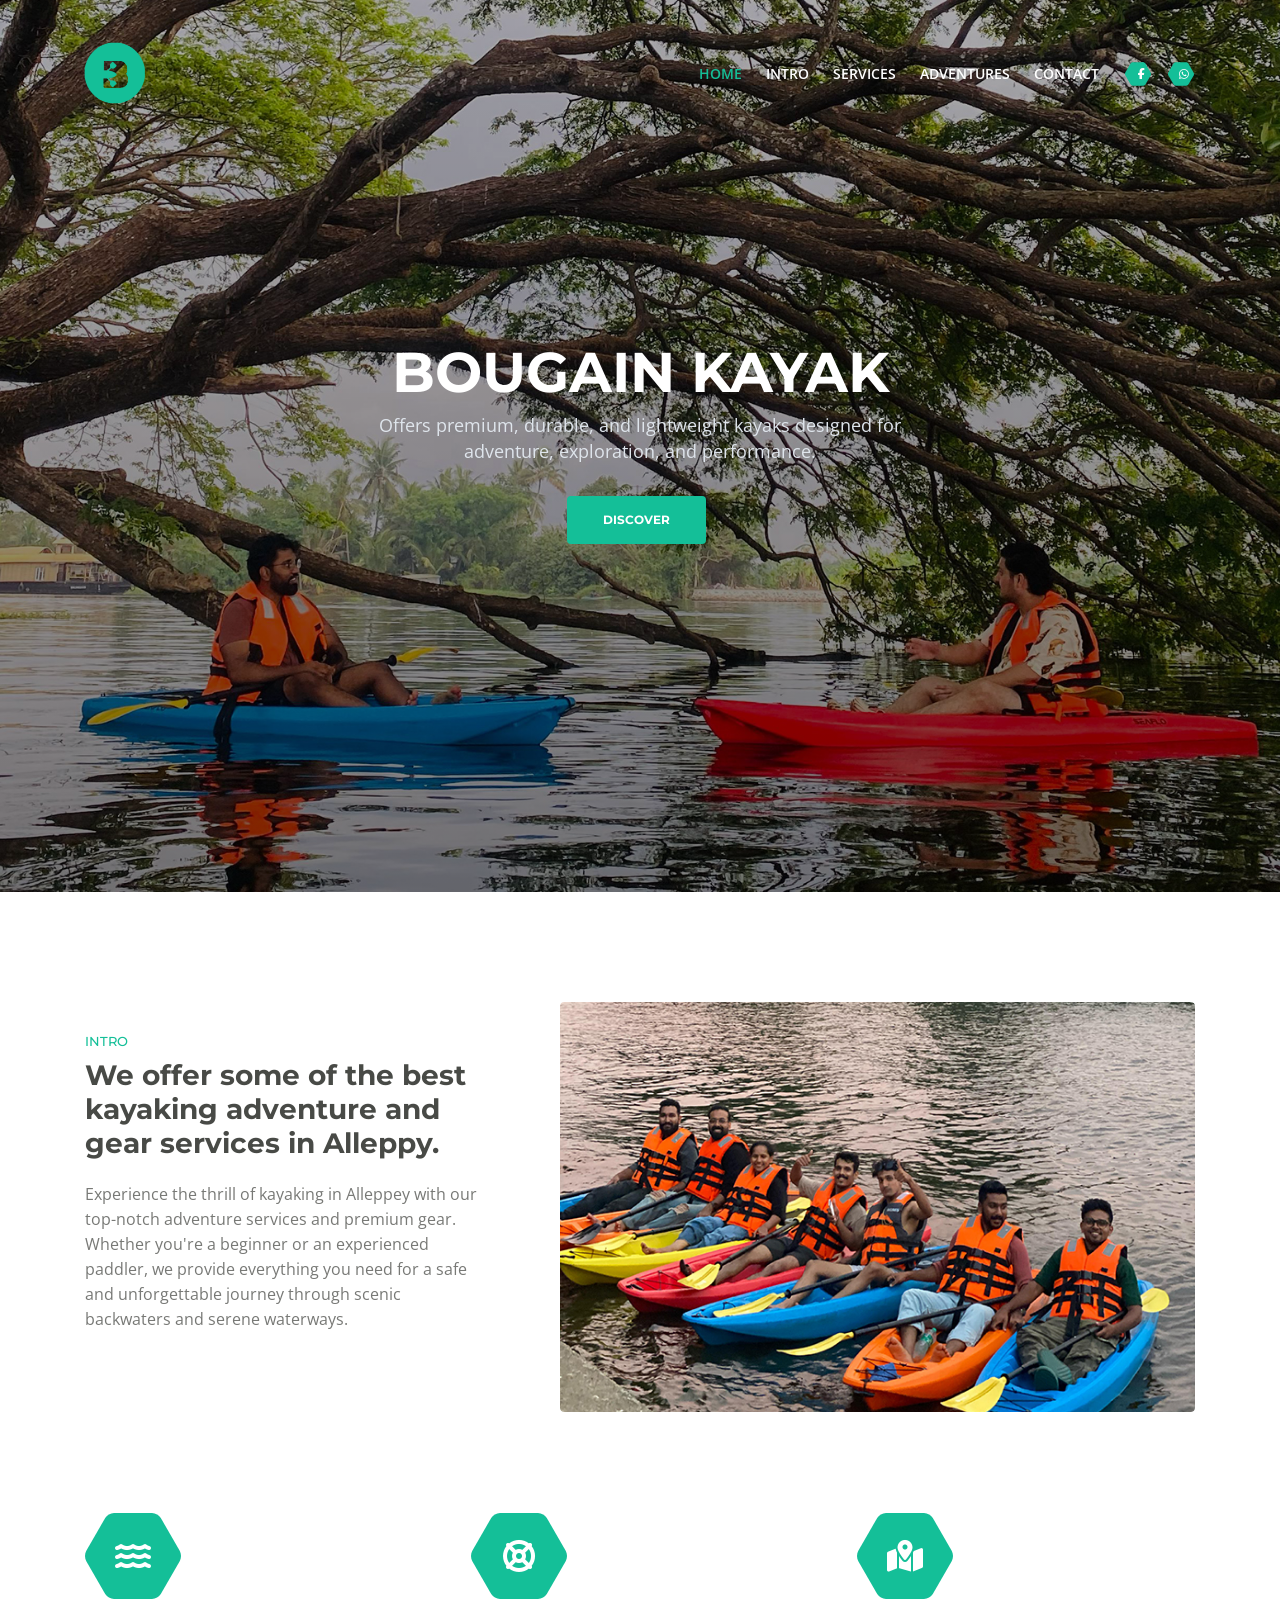
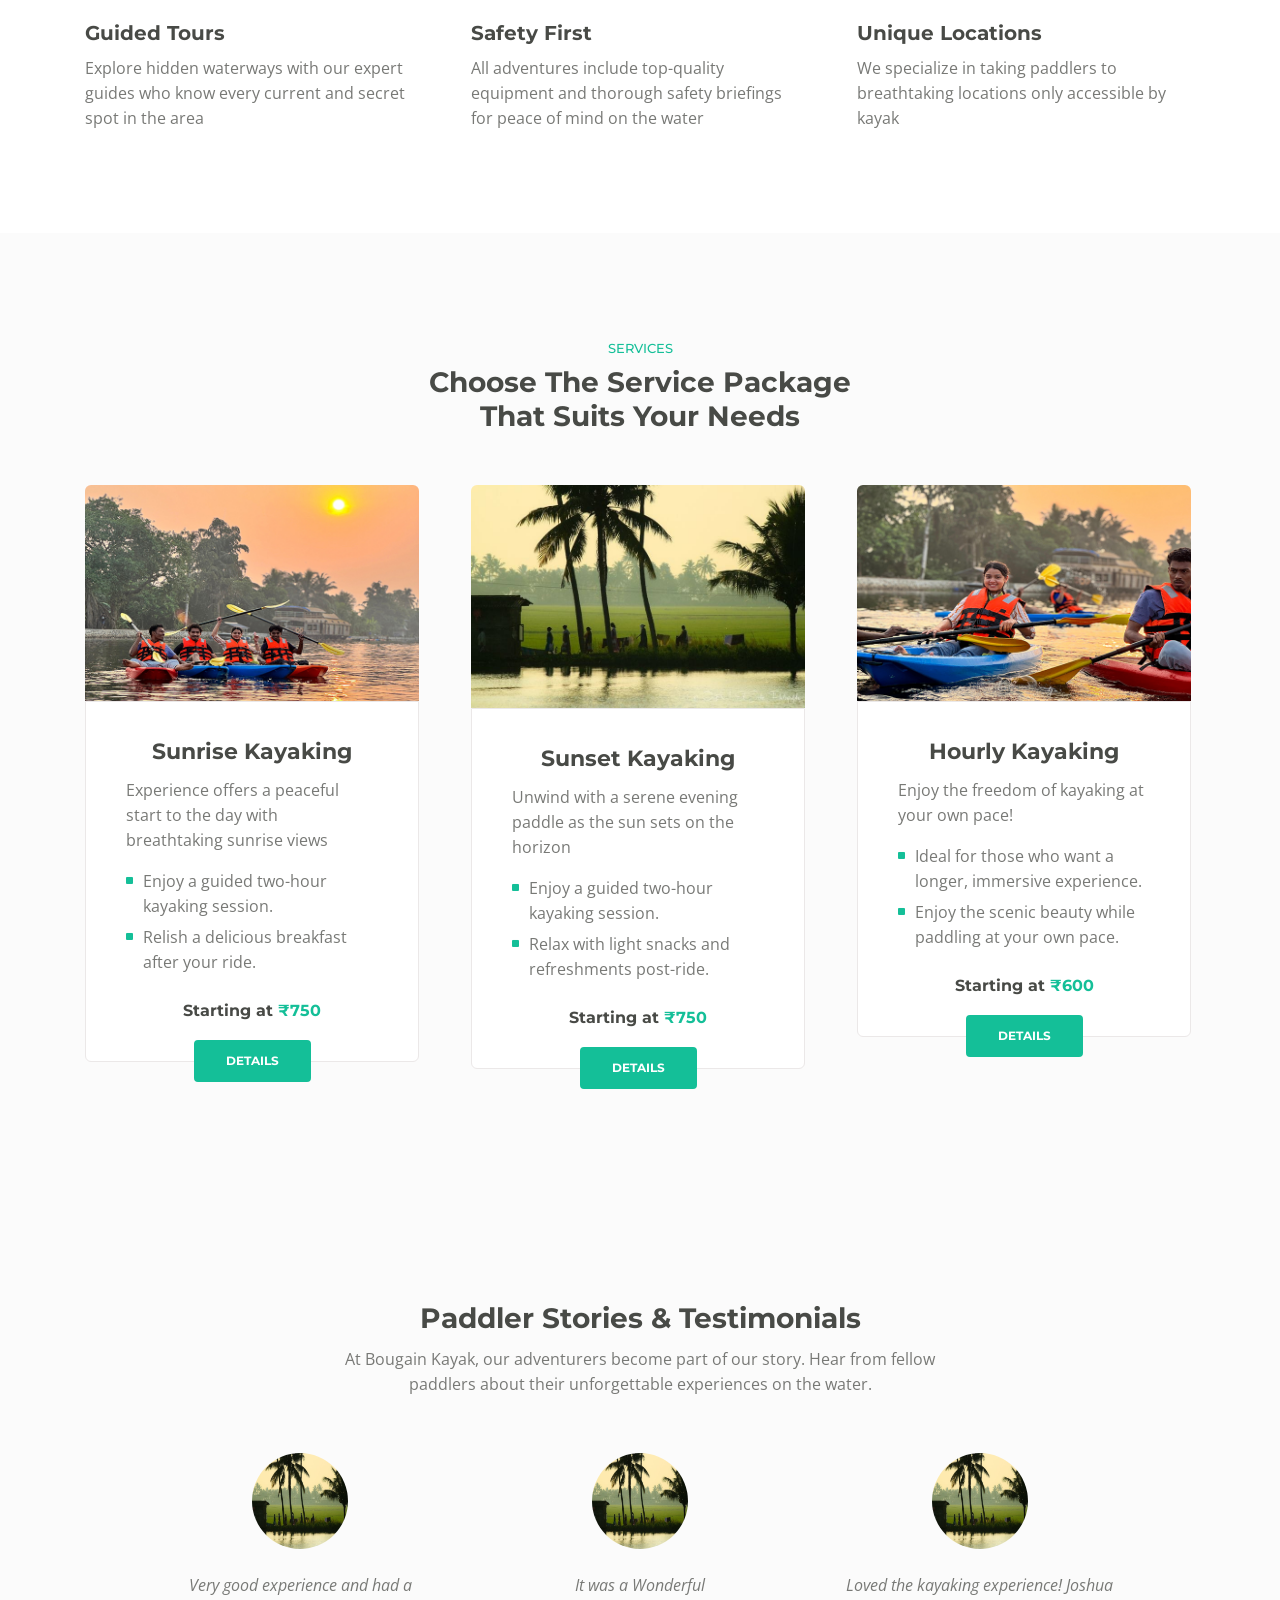
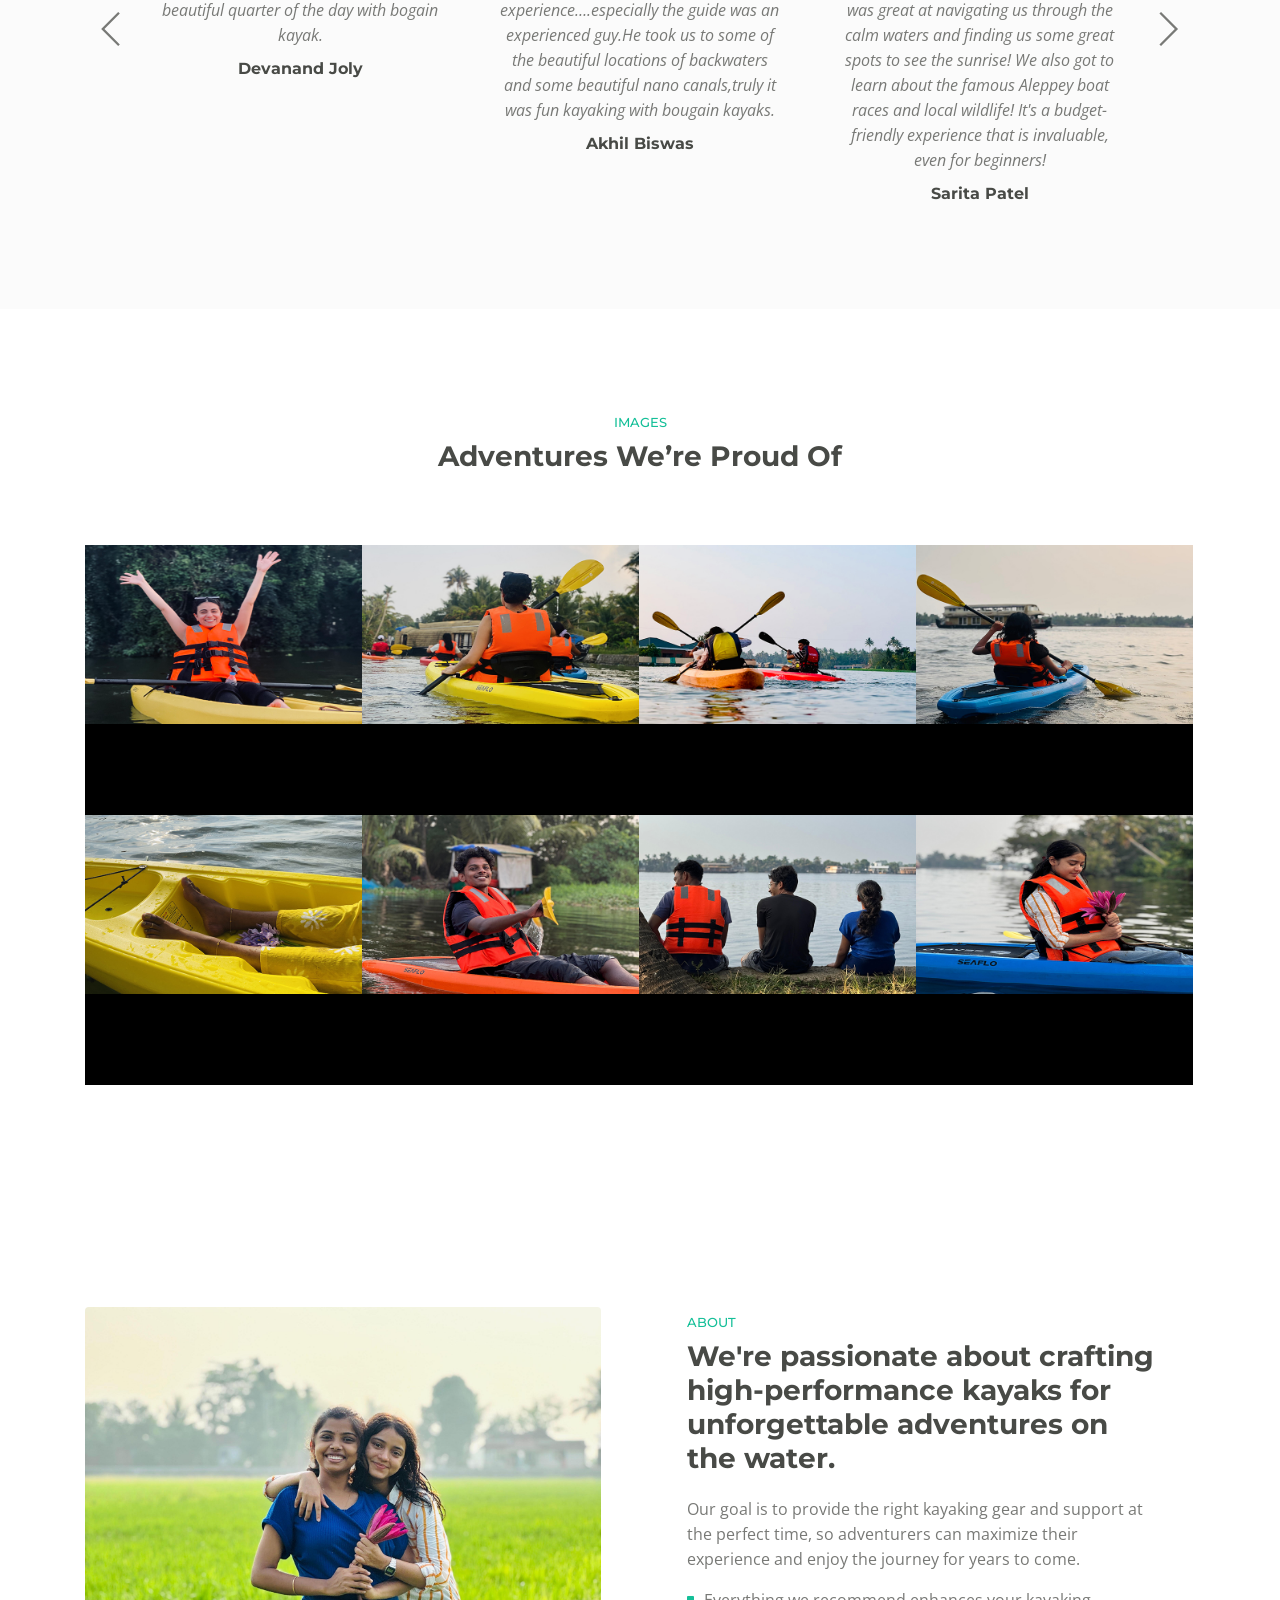
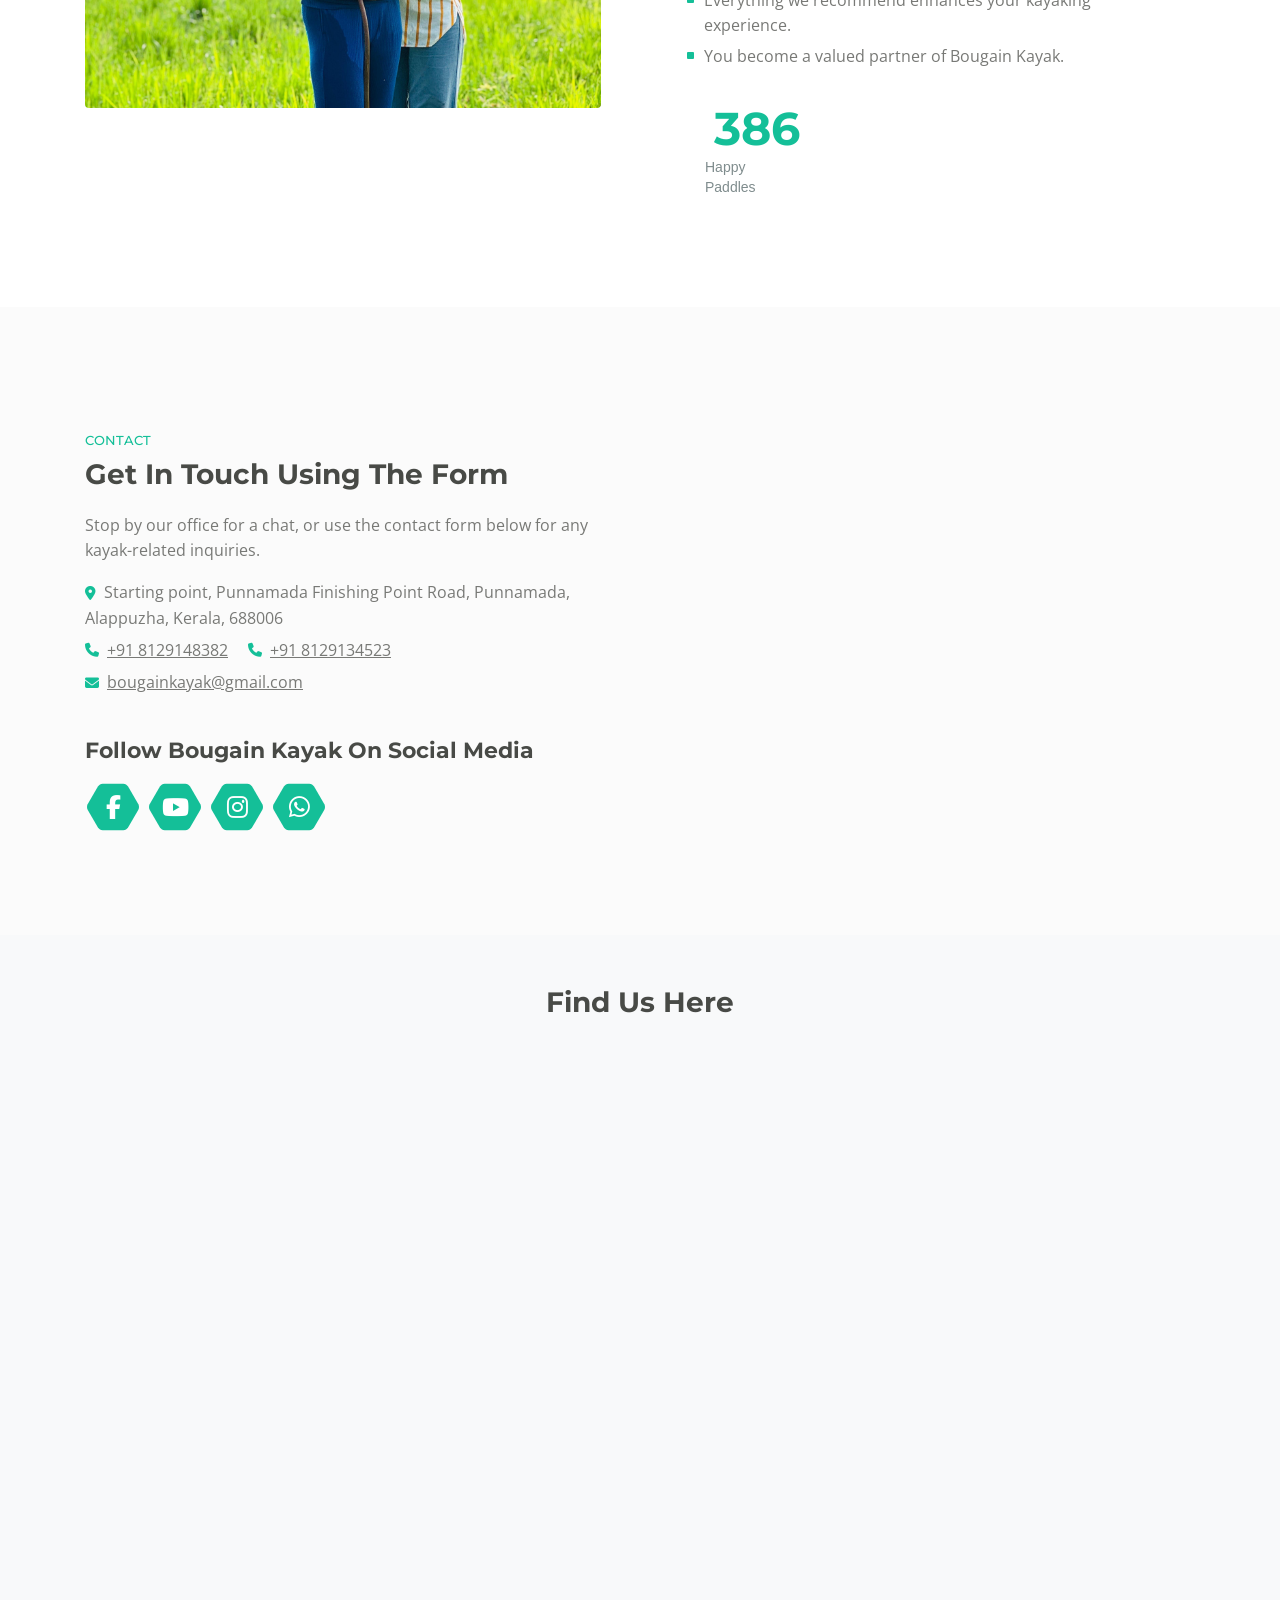
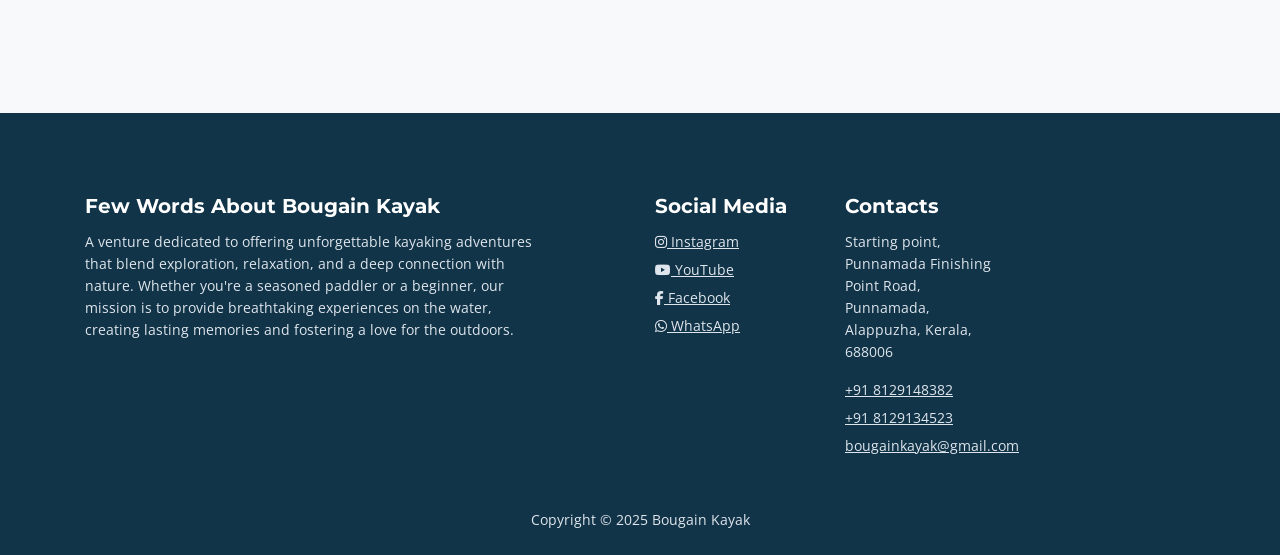
<file: index.html>
<!DOCTYPE html>
<html lang="en">
<head>
    <meta charset="utf-8">
    <meta name="viewport" content="width=device-width, initial-scale=1, shrink-to-fit=no">
    
    <!-- SEO Meta Tags -->
    <meta name="description" content="Aria is a business focused HTML landing page template built with Bootstrap to help you create lead generation websites for companies and their services.">
    <meta name="author" content="Inovatik">

    <!-- OG Meta Tags to improve the way the post looks when you share the page on LinkedIn, Facebook, Google+ -->
	<meta property="og:site_name" content="" /> <!-- website name -->
	<meta property="og:site" content="" /> <!-- website link -->
	<meta property="og:title" content=""/> <!-- title shown in the actual shared post -->
	<meta property="og:description" content="" /> <!-- description shown in the actual shared post -->
	<meta property="og:image" content="" /> <!-- image link, make sure it's jpg -->
	<meta property="og:url" content="" /> <!-- where do you want your post to link to -->
	<meta property="og:type" content="article" />

    <!-- Website Title -->
    <title>Bougain kayak</title>
    
    <!-- Styles -->
    <link href="https://fonts.googleapis.com/css?family=Montserrat:500,700&display=swap&subset=latin-ext" rel="stylesheet">
    <link href="https://fonts.googleapis.com/css?family=Open+Sans:400,400i,600&display=swap&subset=latin-ext" rel="stylesheet">
    <link href="css/bootstrap.css" rel="stylesheet">
    <link href="css/fontawesome-all.css" rel="stylesheet">
    <link href="css/swiper.css" rel="stylesheet">
	<link href="css/magnific-popup.css" rel="stylesheet">
	<link href="css/styles.css" rel="stylesheet">
    <link rel="stylesheet" href="https://cdnjs.cloudflare.com/ajax/libs/font-awesome/6.4.0/css/all.min.css">
    
	
	<!-- Favicon  -->
    <link rel="icon" href="images/favicon.png">
</head>
<body data-spy="scroll" data-target=".fixed-top">
    
    <!-- Preloader -->
	<div class="spinner-wrapper">
        <div class="spinner">
            <div class="bounce1"></div>
            <div class="bounce2"></div>
            <div class="bounce3"></div>
        </div>
    </div>
    <!-- end of preloader -->
    

    <!-- Navbar -->
    <nav class="navbar navbar-expand-md navbar-dark navbar-custom fixed-top">
        <!-- Text Logo - Use this if you don't have a graphic logo -->
        <!-- <a class="navbar-brand logo-text page-scroll" href="index.html">Aria</a> -->

        <!-- Image Logo -->
        <a class="navbar-brand logo-image" href="index.html"><img src="images/bougainlogo.png" alt="logo"></a>
        
        <!-- Mobile Menu Toggle Button -->
        <button class="navbar-toggler" type="button" data-toggle="collapse" data-target="#navbarsExampleDefault" aria-controls="navbarsExampleDefault" aria-expanded="false" aria-label="Toggle navigation">
            <span class="navbar-toggler-awesome fas fa-bars"></span>
            <span class="navbar-toggler-awesome fas fa-times"></span>
        </button>
        <!-- end of mobile menu toggle button -->

        <div class="collapse navbar-collapse" id="navbarsExampleDefault">
            <ul class="navbar-nav ml-auto">
                <li class="nav-item">
                    <a class="nav-link page-scroll" href="#header">HOME <span class="sr-only">(current)</span></a>
                </li>
                <li class="nav-item">
                    <a class="nav-link page-scroll" href="#intro">INTRO</a>
                </li>
                <li class="nav-item">
                    <a class="nav-link page-scroll" href="#services">SERVICES</a>
                </li>
                <li class="nav-item">
                    <a class="nav-link page-scroll" href="#projects">ADVENTURES</a>
                </li>

                <!-- Dropdown Menu          
                <li class="nav-item dropdown">
                    <a class="nav-link dropdown-toggle page-scroll" href="#about" id="navbarDropdown" role="button" aria-haspopup="true" aria-expanded="false">ABOUT</a>
                    <div class="dropdown-menu" aria-labelledby="navbarDropdown">
                        <a class="dropdown-item" href="terms-conditions.html"><span class="item-text">TERMS CONDITIONS</span></a>
                        <div class="dropdown-items-divide-hr"></div>
                        <a class="dropdown-item" href="privacy-policy.html"><span class="item-text">PRIVACY POLICY</span></a>
                    </div>
                </li> -->
                <!-- end of dropdown menu -->

                <li class="nav-item">
                    <a class="nav-link page-scroll" href="#contact">CONTACT</a>
                </li>
            </ul>
            <span class="nav-item social-icons">
                <span class="fa-stack">
                    <a href="#your-link">
                        <span class="hexagon"></span>
                        <i class="fab fa-facebook-f fa-stack-1x"></i>
                    </a>
                </span>
                <span class="fa-stack">
                    <a href="https://wa.me/918129134523">
                        <span class="hexagon"></span>
                        <i class="fab fa-whatsapp fa-stack-1x"></i>
                    </a>
                </span>
            </span>
        </div>
    </nav> <!-- end of navbar -->
    <!-- end of navbar -->


    <!-- Header -->
    <header id="header" class="header">
        <div class="header-content">
            <div class="container">
                <div class="row">
                    <div class="col-lg-12">
                        <div class="text-container">
                            <h1>BOUGAIN KAYAK </h1>
                            <!-- <span id="js-rotating">TEMPLATE, SERVICES, SOLUTIONS</span></h1> -->
                            <p class="p-heading p-large">Offers premium, durable, and lightweight kayaks designed for adventure, exploration, and performance.</p>
                            <a class="btn-solid-lg page-scroll" href="#intro">DISCOVER</a>
                        </div>
                    </div> <!-- end of col -->
                </div> <!-- end of row -->
            </div> <!-- end of container -->
        </div> <!-- end of header-content -->
    </header> <!-- end of header -->
    <!-- end of header -->


    <!-- Intro -->
    <div id="intro" class="basic-1">
        <div class="container">
            <div class="row">
                <div class="col-lg-5">
                    <div class="text-container">
                        <div class="section-title">INTRO</div>
                        <h2>We offer some of the best kayaking adventure and gear services in Alleppy.</h2>
                        <p>Experience the thrill of kayaking in Alleppey with our top-notch adventure services and premium gear. Whether you're a beginner or an experienced paddler, we provide everything you need for a safe and unforgettable journey through scenic backwaters and serene waterways.</p>
                        <!-- <p class="testimonial-text">"Our mission here at Aira is to get you through those tough moments relying on our team's expertise in starting and growing companies."</p> -->
                        <!-- <div class="testimonial-author">Louise Donovan - CEO</div> -->
                    </div> <!-- end of text-container -->
                </div> <!-- end of col -->
                <div class="col-lg-7">
                    <div class="image-container">
                        <img class="img-fluid" src="images/intro.jpg" alt="alternative">
                    </div> <!-- end of image-container -->
                </div> <!-- end of col -->
            </div> <!-- end of row -->
        </div> <!-- end of container -->
    </div> <!-- end of basic-1 -->
    <!-- end of intro -->

<!-- Kayaking Adventures -->
<div class="cards-1">
    <div class="container">
        <div class="row">
            <div class="col-lg-12">
                
                <!-- Adventure Card -->
                <div class="card">
                    <span class="fa-stack">
                        <span class="hexagon"></span>
                        <i class="fas fa-water fa-stack-1x"></i>
                    </span>
                    <div class="card-body">
                        <h4 class="card-title">Guided Tours</h4>
                        <p>Explore hidden waterways with our expert guides who know every current and secret spot in the area</p>
                    </div>
                </div>
                <!-- end of card -->

                <!-- Safety Card -->
                <div class="card">
                    <span class="fa-stack">
                        <span class="hexagon"></span>
                        <i class="fas fa-life-ring fa-stack-1x"></i>
                    </span>
                    <div class="card-body">
                        <h4 class="card-title">Safety First</h4>
                        <p>All adventures include top-quality equipment and thorough safety briefings for peace of mind on the water</p>
                    </div>
                </div>
                <!-- end of card -->

                <!-- Experience Card -->
                <div class="card">
                    <span class="fa-stack">
                        <span class="hexagon"></span>
                        <i class="fas fa-map-marked-alt fa-stack-1x"></i>
                    </span>
                    <div class="card-body">
                        <h4 class="card-title">Unique Locations</h4>
                        <p>We specialize in taking paddlers to breathtaking locations only accessible by kayak</p>
                    </div>
                </div>
                <!-- end of card -->

            </div> <!-- end of col -->
        </div> <!-- end of row -->
    </div> <!-- end of container -->
</div> <!-- end of cards-1 -->


    <!-- Services -->
    <div id="services" class="cards-2">
        <div class="container">
            <div class="row">
                <div class="col-lg-12">
                    <div class="section-title">SERVICES</div>
                    <h2>Choose The Service Package<br> That Suits Your Needs</h2>
                </div> <!-- end of col -->
            </div> <!-- end of row -->
            <div class="row">
                <div class="col-lg-12">
                    
                    <!-- Card -->
                    <div class="card">
                        <div class="card-image">
                            <img class="img-fluid" src="images/sunrise.jpg" alt="alternative">
                        </div>
                        <div class="card-body">
                            <h3 class="card-title">Sunrise Kayaking</h3>
                            <p>Experience offers a peaceful start to the day with breathtaking sunrise views</p>
                            <ul class="list-unstyled li-space-lg">
                                <li class="media">
                                    <i class="fas fa-square"></i>
                                    <div class="media-body">Enjoy a guided two-hour kayaking session.</div>
                                </li>
                                <li class="media">
                                    <i class="fas fa-square"></i>
                                    <div class="media-body">Relish a delicious breakfast after your ride.</div>
                                </li>
                            </ul>
                            
                            <p class="price">Starting at <span>₹750</span></p>
                        </div>
                        <div class="button-container">
                            <a class="btn-solid-reg page-scroll" href="https://wa.me/918129134523">DETAILS</a>
                        </div> <!-- end of button-container -->
                    </div>
                    <!-- end of card -->

                    <!-- Card -->
                    <div class="card">
                        <div class="card-image">
                            <img class="img-fluid" src="images/sample.jpeg" alt="alternative">
                        </div>
                        <div class="card-body">
                            <h3 class="card-title">Sunset Kayaking</h3>
                            <p>Unwind with a serene evening paddle as the sun sets on the horizon</p>
                            <ul class="list-unstyled li-space-lg">
                                <li class="media">
                                    <i class="fas fa-square"></i>
                                    <div class="media-body">Enjoy a guided two-hour kayaking session.</div>
                                </li>
                                <li class="media">
                                    <i class="fas fa-square"></i>
                                    <div class="media-body">Relax with light snacks and refreshments post-ride.</div>
                                </li>
                            </ul>
                            <p class="price">Starting at <span>₹750</span></p>
                        </div>
                        <div class="button-container">
                            <a class="btn-solid-reg page-scroll" href="https://wa.me/918129134523">DETAILS</a>
                        </div> <!-- end of button-container -->
                    </div>
                    <!-- end of card -->

                    <!-- Card -->
                    <div class="card">
                        <div class="card-image">
                            <img class="img-fluid" src="images/hourly.jpg" alt="alternative">
                        </div>
                        <div class="card-body">
                            <h3 class="card-title">Hourly Kayaking</h3>
                            <p>Enjoy the freedom of kayaking at your own pace!</p>
                            <ul class="list-unstyled li-space-lg">
                                <li class="media">
                                    <i class="fas fa-square"></i>
                                    <div class="media-body">Ideal for those who want a longer, immersive experience.</div>
                                </li>
                                <li class="media">
                                    <i class="fas fa-square"></i>
                                    <div class="media-body">Enjoy the scenic beauty while paddling at your own pace.</div>
                                </li>
                            </ul>
                            <p class="price">Starting at <span>₹600</span></p>
                        </div>
                        <div class="button-container">
                            <a class="btn-solid-reg page-scroll" href="https://wa.me/918129134523">DETAILS</a>
                        </div> <!-- end of button-container -->
                    </div>
                    <!-- end of card -->

                </div> <!-- end of col -->
            </div> <!-- end of row -->
        </div> <!-- end of container -->
    </div> <!-- end of cards-2 -->
    <!-- end of services -->
    

    


    <!-- Testimonials -->
    <div class="slider">
        <div class="container">
            <div class="row">
                <div class="col-lg-12">
                    <h2>Paddler Stories & Testimonials</h2>
                    <p class="p-heading">At Bougain Kayak, our adventurers become part of our story. Hear from fellow paddlers about their unforgettable experiences on the water.</p>
                </div> <!-- end of col -->
            </div> <!-- end of row -->
            <div class="row">
                <div class="col-lg-12">

                    <!-- Card Slider -->
                    <div class="slider-container">
                        <div class="swiper-container card-slider">
                            <div class="swiper-wrapper">
                                
                                <!-- Slide -->
                                <div class="swiper-slide">
                                    <div class="card">
                                        <img class="card-image" src="images/sample.jpeg" alt="alternative">
                                        <div class="card-body">
                                            <div class="testimonial-text">Very good experience and had a beautiful quarter of the day with bogain kayak.</div>
                                            <div class="testimonial-author">Devanand Joly</div>
                                        </div>
                                    </div>
                                </div> <!-- end of swiper-slide -->
                                <!-- end of slide -->
        
                                <!-- Slide -->
                                <div class="swiper-slide">
                                    <div class="card">
                                        <img class="card-image" src="images/sample.jpeg" alt="alternative">
                                        <div class="card-body">
                                            <div class="testimonial-text">It was a Wonderful experience….especially the guide was an experienced guy.He took us to some of the beautiful locations of backwaters and some beautiful nano canals,truly it was fun kayaking with bougain kayaks. </div>
                                            <div class="testimonial-author">Akhil Biswas</div>
                                        </div>
                                    </div>        
                                </div> <!-- end of swiper-slide -->
                                <!-- end of slide -->
        
                                <!-- Slide -->
                                <div class="swiper-slide">
                                    <div class="card">
                                        <img class="card-image" src="images/sample.jpeg" alt="alternative">
                                        <div class="card-body">
                                            <div class="testimonial-text">Loved the kayaking experience! Joshua was great at navigating us through the calm waters and finding us some great spots to see the sunrise! We also got to learn about the famous Aleppey boat races and local wildlife!
                                                It's a budget-friendly experience that is invaluable, even for beginners!
                                                </div>
                                            <div class="testimonial-author">Sarita Patel</div>
                                        </div>
                                    </div>        
                                </div> <!-- end of swiper-slide -->
                                <!-- end of slide -->
        
                                <!-- Slide -->
                                <div class="swiper-slide">
                                    <div class="card">
                                        <img class="card-image" src="images/sample.jpeg" alt="alternative">
                                        <div class="card-body">
                                            <div class="testimonial-text">It was an unforgettable experience.best kayaking experience in allepey thanks to joshua to guide us ,💗
                                            </div>
                                            <div class="testimonial-author">Muhammed Yas</div>
                                        </div>
                                    </div>
                                </div> <!-- end of swiper-slide -->
                                <!-- end of slide -->
        
                                <!-- Slide -->
                                <div class="swiper-slide">
                                    <div class="card">
                                        <img class="card-image" src="images/sample.jpeg" alt="alternative">
                                        <div class="card-body">
                                            <div class="testimonial-text">Bougain kayak is the perfect choice!! Highly recommend
                                            </div>
                                            <div class="testimonial-author">Maneesh Suni</div>
                                        </div>
                                    </div>        
                                </div> <!-- end of swiper-slide -->
                                <!-- end of slide -->
        
                                <!-- Slide -->
                                <div class="swiper-slide">
                                    <div class="card">
                                        <img class="card-image" src="images/sample.jpeg" alt="alternative">
                                        <div class="card-body">
                                            <div class="testimonial-text">It was a wonderful experience.thank you jipin for making our day memorable</div>
                                            <div class="testimonial-author">Mebin babu Babu</div>
                                        </div>
                                    </div>        
                                </div> <!-- end of swiper-slide -->
                                <!-- end of slide -->
                            
                            </div> <!-- end of swiper-wrapper -->
        
                            <!-- Add Arrows -->
                            <div class="swiper-button-next"></div>
                            <div class="swiper-button-prev"></div>
                            <!-- end of add arrows -->
        
                        </div> <!-- end of swiper-container -->
                    </div> <!-- end of sliedr-container -->
                    <!-- end of card slider -->

                </div> <!-- end of col -->
            </div> <!-- end of row -->
        </div> <!-- end of container -->
    </div> <!-- end of slider -->
    <!-- end of testimonials -->



    <!-- Projects -->
	<div id="projects" class="filter">
		<div class="container">
            <div class="row">
                <div class="col-lg-12">
                    <div class="section-title">IMAGES</div>
                    <h2>Adventures We’re Proud Of</h2>
                </div> <!-- end of col -->
            </div> <!-- end of row -->
            <div class="row">
                <div class="col-lg-12">
                    <!-- Filter -->
                    <!-- <div class="button-group filters-button-group">
                        <a class="button is-checked" data-filter="*"><span>SHOW ALL</span></a>
                        <a class="button" data-filter=".design"><span>DESIGN</span></a>
                        <a class="button" data-filter=".development"><span>DEVELOPMENT</span></a>
                        <a class="button" data-filter=".marketing"><span>MARKETING</span></a>
                        <a class="button" data-filter=".seo"><span>SEO</span></a> -->
                    <!-- </div> end of button group -->
                    <div class="grid">
                        <div class="element-item development">
                            <a class="popup-with-move-anim" href="#project-1"><div class="element-item-overlay"></div><img src="images/adv1.jpg" alt="alternative"></a>
                        </div>
                        <div class="element-item development">
                            <a class="popup-with-move-anim" href="#project-2"><div class="element-item-overlay"></div><img src="images/adv2.jpg" alt="alternative"></a>
                        </div>
                        <div class="element-item design development marketing">
                            <a class="popup-with-move-anim" href="#project-3"><div class="element-item-overlay"></div><img src="images/ADV5.jpg" alt="alternative"></a>
                        </div>
                        <div class="element-item design development marketing">
                            <a class="popup-with-move-anim" href="#project-4"><div class="element-item-overlay"></div><img src="images/adv4.jpg" alt="alternative"></a>
                        </div>
                        <div class="element-item design development marketing seo">
                            <a class="popup-with-move-anim" href="#project-5"><div class="element-item-overlay"></div><img src="images/adv3.jpg" alt="alternative"></a>
                        </div>
                        <div class="element-item design marketing seo">
                            <a class="popup-with-move-anim" href="#project-6"><div class="element-item-overlay"></div><img src="images/adv7.jpg" alt="alternative"></a>
                        </div>
                        <div class="element-item design marketing">
                            <a class="popup-with-move-anim" href="#project-7"><div class="element-item-overlay"></div><img src="images/adv8.jpg" alt="alternative"></a>
                        </div>
                        <div class="element-item design marketing">
                            <a class="popup-with-move-anim" href="#project-8"><div class="element-item-overlay"></div><img src="images/adv6.jpg" alt="alternative"></a>
                        </div>
                    </div> <!-- end of grid -->
                    <!-- end of filter -->
                    
                </div> <!-- end of col -->
            </div> <!-- end of row -->
		</div> <!-- end of container -->
    </div> <!-- end of filter -->
    <!-- end of projects -->


    <!-- Project Lightboxes -->
    <!-- Lightbox -->
    <div id="project-1" class="lightbox-basic zoom-anim-dialog mfp-hide">
        <div class="row">
            <button title="Close (Esc)" type="button" class="mfp-close x-button">×</button>
            <div class="col-lg-8">
                <img class="img-fluid" src="images/adv1.jpg" alt="alternative">
            </div> <!-- end of col -->
            <div class="col-lg-4">
                <h3>Bougain Kayak</h3>
                <hr class="line-heading">
                <h6>We offer some of the best kayaking adventure and gear services in Alleppy.</h6>
                <p>We're passionate about crafting high-performance kayaks for unforgettable adventures on the water.</p>We're passionate about crafting high-performance kayaks for unforgettable adventures on the water.
                <p>Our goal is to provide the right kayaking gear and support at the perfect time, so adventurers can maximize their experience and enjoy the journey for years to come.</p>
                <!-- <div class="testimonial-container">
                    <p class="testimonial-text">Need a solid foundation for your business growth plans? Aria will help you manage sales and meet your current requirements.</p>
                    <p class="testimonial-author">General Manager</p>
                </div> -->
                <a class="btn-solid-reg" href="https://wa.me/918129134523">DETAILS</a> <a class="btn-outline-reg mfp-close as-button" href="#projects">BACK</a> 
            </div> <!-- end of col -->
        </div> <!-- end of row -->
    </div> <!-- end of lightbox-basic -->
    <!-- end of lightbox -->

    <!-- Lightbox -->
    <div id="project-2" class="lightbox-basic zoom-anim-dialog mfp-hide">
        <div class="row">
            <button title="Close (Esc)" type="button" class="mfp-close x-button">×</button>
            <div class="col-lg-8">
                <img class="img-fluid" src="images/adv2.jpg" alt="alternative">
            </div> <!-- end of col -->
            <div class="col-lg-4">
                <h3>Bougain Kayak</h3>
                <hr class="line-heading">
                <h6>We offer some of the best kayaking adventure and gear services in Alleppy.</h6>
                <p>We're passionate about crafting high-performance kayaks for unforgettable adventures on the water.</p>We're passionate about crafting high-performance kayaks for unforgettable adventures on the water.
                <p>Our goal is to provide the right kayaking gear and support at the perfect time, so adventurers can maximize their experience and enjoy the journey for years to come.</p>
                <!-- <div class="testimonial-container">
                    <p class="testimonial-text">Need a solid foundation for your business growth plans? Aria will help you manage sales and meet your current requirements.</p>
                    <p class="testimonial-author">General Manager</p>
                </div> -->
                <a class="btn-solid-reg" href="https://wa.me/918129134523">DETAILS</a> <a class="btn-outline-reg mfp-close as-button" href="#projects">BACK</a> 
            </div> <!-- end of col -->
        </div> <!-- end of row -->
    </div> <!-- end of lightbox-basic -->
    <!-- end of lightbox -->

    <!-- Lightbox -->
    <div id="project-3" class="lightbox-basic zoom-anim-dialog mfp-hide">
        <div class="row">
            <button title="Close (Esc)" type="button" class="mfp-close x-button">×</button>
            <div class="col-lg-8">
                <img class="img-fluid" src="images/ADV5.jpg" alt="alternative">
            </div> <!-- end of col -->
            <div class="col-lg-4">
                <h3>Bougain Kayak</h3>
                <hr class="line-heading">
                <h6>We offer some of the best kayaking adventure and gear services in Alleppy.</h6>
                <p>We're passionate about crafting high-performance kayaks for unforgettable adventures on the water.</p>We're passionate about crafting high-performance kayaks for unforgettable adventures on the water.
                <p>Our goal is to provide the right kayaking gear and support at the perfect time, so adventurers can maximize their experience and enjoy the journey for years to come.</p>
                <!-- <div class="testimonial-container">
                    <p class="testimonial-text">Need a solid foundation for your business growth plans? Aria will help you manage sales and meet your current requirements.</p>
                    <p class="testimonial-author">General Manager</p>
                </div> -->
                <a class="btn-solid-reg" href="https://wa.me/918129134523">DETAILS</a> <a class="btn-outline-reg mfp-close as-button" href="#projects">BACK</a> 
            </div> <!-- end of col -->
        </div> <!-- end of row -->
    </div> <!-- end of lightbox-basic -->
    <!-- end of lightbox -->

    <!-- Lightbox -->
    <div id="project-4" class="lightbox-basic zoom-anim-dialog mfp-hide">
        <div class="row">
            <button title="Close (Esc)" type="button" class="mfp-close x-button">×</button>
            <div class="col-lg-8">
                <img class="img-fluid" src="images/adv4.jpg" alt="alternative">
            </div> <!-- end of col -->
            <div class="col-lg-4">
                <h3>Bougain Kayak</h3>
                <hr class="line-heading">
                <h6>We offer some of the best kayaking adventure and gear services in Alleppy.</h6>
                <p>We're passionate about crafting high-performance kayaks for unforgettable adventures on the water.</p>We're passionate about crafting high-performance kayaks for unforgettable adventures on the water.
                <p>Our goal is to provide the right kayaking gear and support at the perfect time, so adventurers can maximize their experience and enjoy the journey for years to come.</p>
                <!-- <div class="testimonial-container">
                    <p class="testimonial-text">Need a solid foundation for your business growth plans? Aria will help you manage sales and meet your current requirements.</p>
                    <p class="testimonial-author">General Manager</p>
                </div> -->
                <a class="btn-solid-reg" href="https://wa.me/918129134523">DETAILS</a> <a class="btn-outline-reg mfp-close as-button" href="#projects">BACK</a> 
            </div> <!-- end of col -->
        </div> <!-- end of row -->
    </div> <!-- end of lightbox-basic -->
    <!-- end of lightbox -->

    <!-- Lightbox -->
    <div id="project-5" class="lightbox-basic zoom-anim-dialog mfp-hide">
        <div class="row">
            <button title="Close (Esc)" type="button" class="mfp-close x-button">×</button>
            <div class="col-lg-8">
                <img class="img-fluid" src="images/adv3.jpg" alt="alternative">
            </div> <!-- end of col -->
            <div class="col-lg-4">
                <h3>Bougain Kayak</h3>
                <hr class="line-heading">
                <h6>We offer some of the best kayaking adventure and gear services in Alleppy.</h6>
                <p>We're passionate about crafting high-performance kayaks for unforgettable adventures on the water.</p>We're passionate about crafting high-performance kayaks for unforgettable adventures on the water.
                <p>Our goal is to provide the right kayaking gear and support at the perfect time, so adventurers can maximize their experience and enjoy the journey for years to come.</p>
                <!-- <div class="testimonial-container">
                    <p class="testimonial-text">Need a solid foundation for your business growth plans? Aria will help you manage sales and meet your current requirements.</p>
                    <p class="testimonial-author">General Manager</p>
                </div> -->
                <a class="btn-solid-reg" href="https://wa.me/918129134523">DETAILS</a> <a class="btn-outline-reg mfp-close as-button" href="#projects">BACK</a> 
            </div> <!-- end of col -->
        </div> <!-- end of row -->
    </div> <!-- end of lightbox-basic -->
    <!-- end of lightbox -->

    <!-- Lightbox -->
    <div id="project-6" class="lightbox-basic zoom-anim-dialog mfp-hide">
        <div class="row">
            <button title="Close (Esc)" type="button" class="mfp-close x-button">×</button>
            <div class="col-lg-8">
                <img class="img-fluid" src="images/adv7.jpg" alt="alternative">
            </div> <!-- end of col -->
            <div class="col-lg-4">
                <h3>Bougain Kayak</h3>
                <hr class="line-heading">
                <h6>We offer some of the best kayaking adventure and gear services in Alleppy.</h6>
                <p>We're passionate about crafting high-performance kayaks for unforgettable adventures on the water.</p>We're passionate about crafting high-performance kayaks for unforgettable adventures on the water.
                <p>Our goal is to provide the right kayaking gear and support at the perfect time, so adventurers can maximize their experience and enjoy the journey for years to come.</p>
                <!-- <div class="testimonial-container">
                    <p class="testimonial-text">Need a solid foundation for your business growth plans? Aria will help you manage sales and meet your current requirements.</p>
                    <p class="testimonial-author">General Manager</p>
                </div> -->
                <a class="btn-solid-reg" href="https://wa.me/918129134523">DETAILS</a> <a class="btn-outline-reg mfp-close as-button" href="#projects">BACK</a> 
            </div> <!-- end of col -->
        </div> <!-- end of row -->
    </div> <!-- end of lightbox-basic -->
    <!-- end of lightbox -->

    <!-- Lightbox -->
    <div id="project-7" class="lightbox-basic zoom-anim-dialog mfp-hide">
        <div class="row">
            <button title="Close (Esc)" type="button" class="mfp-close x-button">×</button>
            <div class="col-lg-8">
                <img class="img-fluid" src="images/adv8.jpg" alt="alternative">
            </div> <!-- end of col -->
            <div class="col-lg-4">
                <h3>Bougain Kayak</h3>
                <hr class="line-heading">
                <h6>We offer some of the best kayaking adventure and gear services in Alleppy.</h6>
                <p>We're passionate about crafting high-performance kayaks for unforgettable adventures on the water.</p>We're passionate about crafting high-performance kayaks for unforgettable adventures on the water.
                <p>Our goal is to provide the right kayaking gear and support at the perfect time, so adventurers can maximize their experience and enjoy the journey for years to come.</p>
                <!-- <div class="testimonial-container">
                    <p class="testimonial-text">Need a solid foundation for your business growth plans? Aria will help you manage sales and meet your current requirements.</p>
                    <p class="testimonial-author">General Manager</p>
                </div> -->
                <a class="btn-solid-reg" href="https://wa.me/918129134523">DETAILS</a> <a class="btn-outline-reg mfp-close as-button" href="#projects">BACK</a> 
            </div> <!-- end of col -->
        </div> <!-- end of row -->
    </div> <!-- end of lightbox-basic -->
    <!-- end of lightbox -->

    <!-- Lightbox -->
    <div id="project-8" class="lightbox-basic zoom-anim-dialog mfp-hide">
        <div class="row">
            <button title="Close (Esc)" type="button" class="mfp-close x-button">×</button>
            <div class="col-lg-8">
                <img class="img-fluid" src="images/adv6.jpg" alt="alternative">
            </div> <!-- end of col -->
            <div class="col-lg-4">
                <h3>Bougain Kayak</h3>
                <hr class="line-heading">
                <h6>We offer some of the best kayaking adventure and gear services in Alleppy.</h6>
                <p>We're passionate about crafting high-performance kayaks for unforgettable adventures on the water.</p>We're passionate about crafting high-performance kayaks for unforgettable adventures on the water.
                <p>Our goal is to provide the right kayaking gear and support at the perfect time, so adventurers can maximize their experience and enjoy the journey for years to come.</p>
                <!-- <div class="testimonial-container">
                    <p class="testimonial-text">Need a solid foundation for your business growth plans? Aria will help you manage sales and meet your current requirements.</p>
                    <p class="testimonial-author">General Manager</p>
                </div> -->
                <a class="btn-solid-reg" href="https://wa.me/918129134523">DETAILS</a> <a class="btn-outline-reg mfp-close as-button" href="#projects">BACK</a> 
            </div> <!-- end of col -->
        </div> <!-- end of row -->
    </div> <!-- end of lightbox-basic -->
    <!-- end of lightbox -->
    <!-- end of project lightboxes -->


    <!-- About -->
    <div id="about" class="counter">
        <div class="container">
            <div class="row">
                <div class="col-lg-5 col-xl-6">
                    <div class="image-container">
                        <img class="img-fluid" src="images/duo4.jpeg" alt="alternative">
                    </div> <!-- end of image-container -->
                </div> <!-- end of col -->
                <div class="col-lg-7 col-xl-6">
                    <div class="text-container">
                        <div class="section-title">ABOUT</div>
                        <h2>We're passionate about crafting high-performance kayaks for unforgettable adventures on the water.</h2>
                        <p>Our goal is to provide the right kayaking gear and support at the perfect time, so adventurers can maximize their experience and enjoy the journey for years to come.</p>
                        <ul class="list-unstyled li-space-lg">
                            <li class="media">
                                <i class="fas fa-square"></i>
                                <div class="media-body">Everything we recommend enhances your kayaking experience.</div>
                            </li>
                            <li class="media">
                                <i class="fas fa-square"></i>
                                <div class="media-body">You become a valued partner of Bougain Kayak.</div>
                            </li>
                        </ul>

                        <!-- Counter -->
                        <div id="counter">
                            <div class="cell">
                                <div class="counter-container">
                                    <div class="counter-value" data-count="1000">1</div>
                                </div>
                                <div class="counter-info">Happy<br>Paddles</div>
                            </div>
                        </div>
                        
                        <style>
                            #counter {
                                font-family: Arial, sans-serif;
                                text-align: center;
                            }
                            .cell {
                                display: inline-block;
                                margin: 10px;
                            }
                            .counter-container {
                                display: inline-block;
                                min-width: 120px;
                                text-align: center;
                            }
                            .counter-value {
                                font-size: 48px;
                                font-weight: bold;
                                color: #2c3e50;
                                display: inline-block;
                                font-variant-numeric: tabular-nums; /* Ensures consistent number width */
                            }
                            .counter-info {
                                font-size: 18px;
                                color: #7f8c8d;
                            }
                        </style>
                        
                        <script>
                            function animateCounter() {
                                const counter = document.querySelector('.counter-value');
                                const target = parseInt(counter.getAttribute('data-count'));
                                const duration = 2000;
                                const startTime = performance.now();
                                
                                const updateCounter = (currentTime) => {
                                    const elapsed = currentTime - startTime;
                                    const progress = Math.min(elapsed / duration, 1);
                                    const current = 1 + Math.floor(progress * (target - 1));
                                    
                                    // Fixed the comparison to include the final number
                                    if (current < target) {
                                        counter.textContent = current;
                                    } else {
                                        counter.textContent = target + '+'; // This will now show "1000+"
                                        return; // Exit the animation loop
                                    }
                                    
                                    requestAnimationFrame(updateCounter);
                                };
                                
                                requestAnimationFrame(updateCounter);
                            }
                        
                            // Start animation when visible
                            const observer = new IntersectionObserver((entries) => {
                                if (entries[0].isIntersecting) {
                                    animateCounter();
                                    observer.disconnect();
                                }
                            }, { threshold: 0.1 });
                        
                            observer.observe(document.getElementById('counter'));
                        </script>
                        <!-- end of counter -->

                    </div> <!-- end of text-container -->      
                </div> <!-- end of col -->
            </div> <!-- end of row -->
        </div> <!-- end of container -->
    </div> <!-- end of counter -->
    <!-- end of about -->

    <!-- Contact -->
    <div id="contact" class="form-2">
        <div class="container">
            <div class="row">
                <div class="col-lg-6">
                    <div class="text-container">
                        <div class="section-title">CONTACT</div>
                        <h2>Get In Touch Using The Form</h2>
                        <p>Stop by our office for a chat, or use the contact form below for any kayak-related inquiries.</p>
                        <ul class="list-unstyled li-space-lg">
                            <li class="address"><i class="fas fa-map-marker-alt"></i>Starting point, Punnamada Finishing Point Road, Punnamada, Alappuzha, Kerala, 688006</li>
                            <li><i class="fas fa-phone"></i><a href="tel:+918129148382">+91 8129148382</a></li>
                            <li><i class="fas fa-phone"></i><a href="tel:+918129134523">+91 8129134523</a></li>
                            <li><i class="fas fa-envelope"></i><a href="mailto:bougainkayak@gmail.com">bougainkayak@gmail.com</a></li>
                        </ul>
                        <h3>Follow Bougain Kayak On Social Media</h3>

                        <span class="fa-stack">
                            <a href="#your-link">
                                <span class="hexagon"></span>
                                <i class="fab fa-facebook-f fa-stack-1x"></i>
                            </a>
                        </span>
                        <span class="fa-stack">
                            <a href="#your-link">
                                <span class="hexagon"></span>
                                <i class="fab fa-youtube fa-stack-1x"></i>
                            </a>
                        </span>
                        <span class="fa-stack">
                            <a href="https://www.instagram.com/bougain.kayak?igsh=NzIwN3Nnc3JhdTFl">
                                <span class="hexagon"></span>
                                <i class="fab fa-instagram fa-stack-1x"></i>
                            </a>
                        </span>
                        <span class="fa-stack">
                            <a href="https://wa.me/918129134523" target="_blank">
                                <span class="hexagon"></span>
                                <i class="fab fa-whatsapp fa-stack-1x"></i>
                            </a>
                        </span>
                        
                    </div> <!-- end of text-container -->
                </div> <!-- end of col -->

                
            </div> <!-- end of row -->
        </div> <!-- end of container -->
    </div> <!-- end of form-2 -->
    <!-- end of contact -->

    <!-- Map Section -->
    <div id="map" class="map-container">
        <div class="container">
            <div class="row">
                <div class="col-lg-12">
                    <h2>Find Us Here</h2>
                    <div class="map-responsive">
                        <iframe 
                            src="https://www.google.com/maps?q=9.511018322784595,76.35351499578807&z=17&output=embed"
                            width="100%" 
                            height="400" 
                            style="border:0;" 
                            allowfullscreen="" 
                            loading="lazy" 
                            referrerpolicy="no-referrer-when-downgrade">
                        </iframe>
                    </div>
                </div>
            </div>
        </div>
    </div>
    <!-- end of map section -->



    <!-- Footer -->
    <div class="footer">
        <div class="container">
            <div class="row">
                <div class="col-md-6">
                    <div class="text-container about">
                        <h4>Few Words About Bougain Kayak</h4>
                        <p class="white">A venture dedicated to offering unforgettable kayaking adventures that blend exploration, relaxation, and a deep connection with nature. Whether you're a seasoned paddler or a beginner, our mission is to provide breathtaking experiences on the water, creating lasting memories and fostering a love for the outdoors.</p>
                    </div> <!-- end of text-container -->
                </div> <!-- end of col -->
                <div class="col-md-2">
                    <div class="text-container">
                        <h4>Social Media</h4>
                        <ul class="list-unstyled li-space-lg">
                            <li>
                                <a class="white" href="https://www.instagram.com/bougain.kayak?igsh=NzIwN3Nnc3JhdTFl" target="_blank">
                                    <i class="fab fa-instagram"></i> Instagram
                                </a>
                            </li>
                            <li>
                                <a class="white" href="https://www.youtube.com/your-channel" target="_blank">
                                    <i class="fab fa-youtube"></i> YouTube
                                </a>
                            </li>
                            <li>
                                <a class="white" href="https://www.facebook.com/your-page" target="_blank">
                                    <i class="fab fa-facebook-f"></i> Facebook
                                </a>
                            </li>
                            <li>
                                <a class="white" href="https://wa.me/918129134523" target="_blank">
                                    <i class="fab fa-whatsapp"></i> WhatsApp
                                </a>
                            </li>
                        </ul>
                    </div> <!-- end of text-container -->
                </div> <!-- end of col -->
                
                <div class="col-md-2">
                    <div class="text-container">
                        <h4>Contacts</h4>
                        <ul class="list-unstyled li-space-lg">
                            <li>
                                <p class="white">Starting point, Punnamada Finishing Point Road, Punnamada, Alappuzha, Kerala, 688006</p>
                            </li>
                            <li>
                                <a class="white" href="tel:+918129148382">+91 8129148382</a>
                            </li>
                            <li>
                                <a class="white" href="tel:+918129134523">+91 8129134523</a>
                            </li>
                            <li>
                                <a class="white" href="mailto:bougainkayak@gmail.com">bougainkayak@gmail.com</a>
                            </li>
                        </ul>
                    </div> <!-- end of text-container -->
                </div> <!-- end of col -->
            </div> <!-- end of row -->
        </div> <!-- end of container -->
    </div> <!-- end of footer -->  
    <!-- end of footer -->


    <!-- Copyright -->
    <div class="copyright">
        <div class="container">
            <div class="row">
                <div class="col-lg-12">
                    <p class="p-small">Copyright © 2025 <a href="https://inovatik.com">Bougain Kayak</a></p>
                </div> <!-- end of col -->
            </div> <!-- enf of row -->
        </div> <!-- end of container -->
    </div> <!-- end of copyright --> 
    <!-- end of copyright -->
    
    	
    <!-- Scripts -->
    <script src="js/jquery.min.js"></script> <!-- jQuery for Bootstrap's JavaScript plugins -->
    <script src="js/popper.min.js"></script> <!-- Popper tooltip library for Bootstrap -->
    <script src="js/bootstrap.min.js"></script> <!-- Bootstrap framework -->
    <script src="js/jquery.easing.min.js"></script> <!-- jQuery Easing for smooth scrolling between anchors -->
    <script src="js/swiper.min.js"></script> <!-- Swiper for image and text sliders -->
    <script src="js/jquery.magnific-popup.js"></script> <!-- Magnific Popup for lightboxes -->
    <script src="js/morphext.min.js"></script> <!-- Morphtext rotating text in the header -->
    <script src="js/isotope.pkgd.min.js"></script> <!-- Isotope for filter -->
    <script src="js/validator.min.js"></script> <!-- Validator.js - Bootstrap plugin that validates forms -->
    <script src="js/scripts.js"></script> <!-- Custom scripts -->
</body>
</html>
</file>
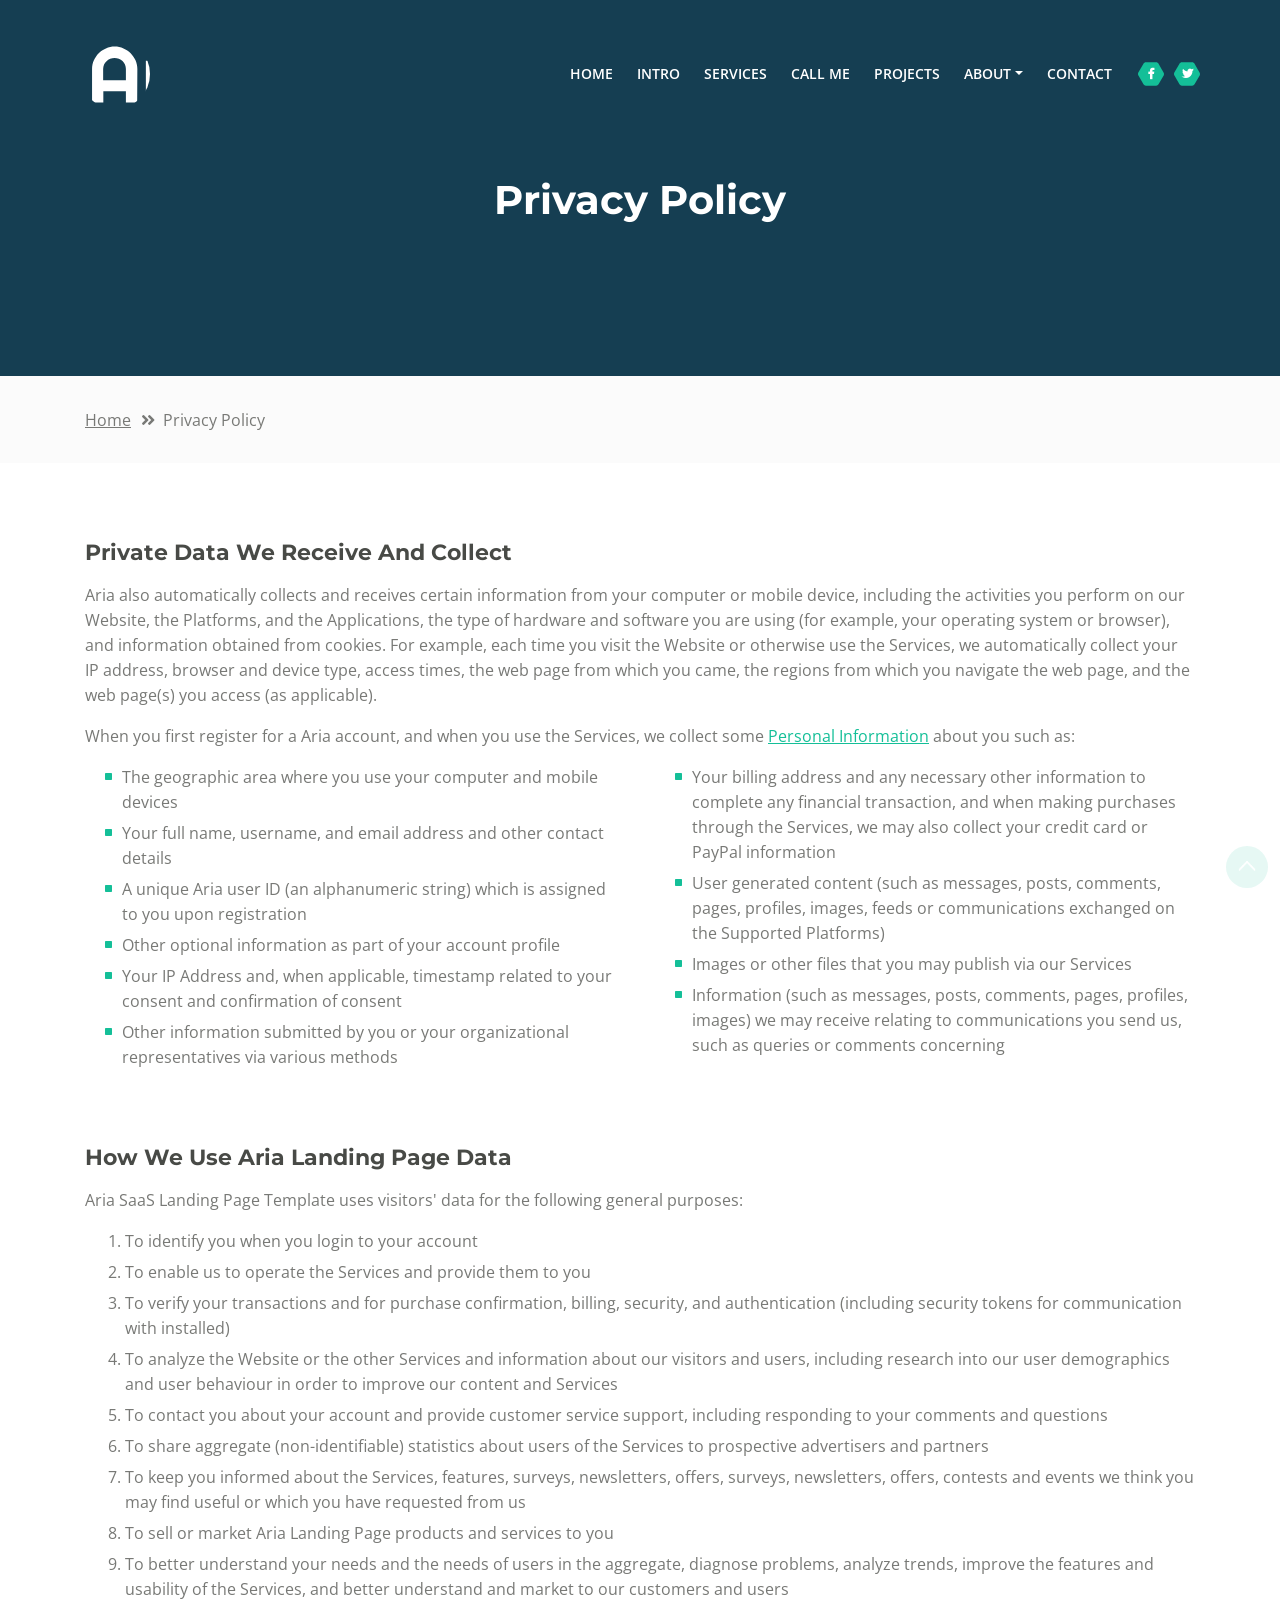
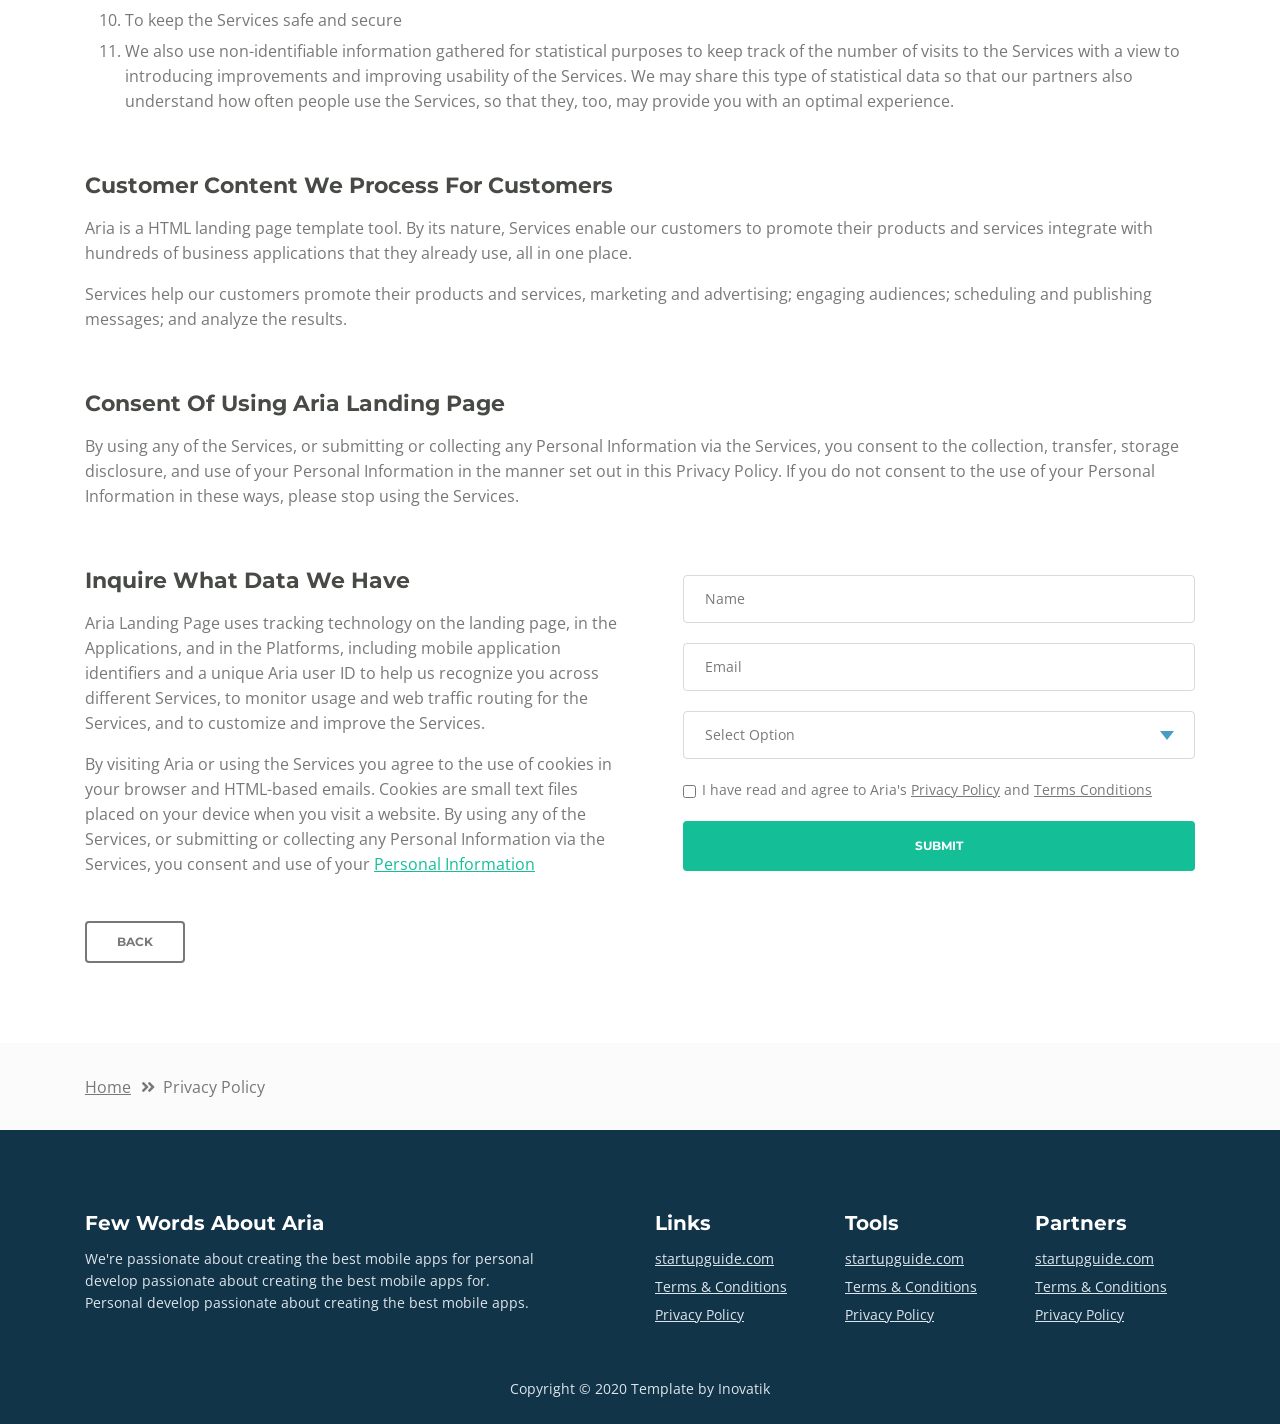
<file: privacy-policy.html>
<!DOCTYPE html>
<html lang="en">
<head>
    <meta charset="utf-8">
    <meta name="viewport" content="width=device-width, initial-scale=1, shrink-to-fit=no">
    
    <!-- SEO Meta Tags -->
    <meta name="description" content="Aria is a business focused HTML landing page template built with Bootstrap to help you create lead generation websites for companies and their services.">
    <meta name="author" content="Inovatik">

    <!-- OG Meta Tags to improve the way the post looks when you share the page on LinkedIn, Facebook, Google+ -->
	<meta property="og:site_name" content="" /> <!-- website name -->
	<meta property="og:site" content="" /> <!-- website link -->
	<meta property="og:title" content=""/> <!-- title shown in the actual shared post -->
	<meta property="og:description" content="" /> <!-- description shown in the actual shared post -->
	<meta property="og:image" content="" /> <!-- image link, make sure it's jpg -->
	<meta property="og:url" content="" /> <!-- where do you want your post to link to -->
	<meta property="og:type" content="article" />

    <!-- Website Title -->
    <title>Privacy Policy - Aria - Business HTML Landing Page Template</title>
    
    <!-- Styles -->
    <link href="https://fonts.googleapis.com/css?family=Montserrat:500,700&display=swap&subset=latin-ext" rel="stylesheet">
    <link href="https://fonts.googleapis.com/css?family=Open+Sans:400,400i,600&display=swap&subset=latin-ext" rel="stylesheet">
    <link href="css/bootstrap.css" rel="stylesheet">
    <link href="css/fontawesome-all.css" rel="stylesheet">
    <link href="css/swiper.css" rel="stylesheet">
	<link href="css/magnific-popup.css" rel="stylesheet">
    <link href="css/styles.css" rel="stylesheet">
	
	<!-- Favicon  -->
    <link rel="icon" href="images/favicon.png">
</head>
<body data-spy="scroll" data-target=".fixed-top">
    
    <!-- Preloader -->
	<div class="spinner-wrapper">
        <div class="spinner">
            <div class="bounce1"></div>
            <div class="bounce2"></div>
            <div class="bounce3"></div>
        </div>
    </div>
    <!-- end of preloader -->
    

    <!-- Navbar -->
    <nav class="navbar navbar-expand-md navbar-dark navbar-custom fixed-top">
        <!-- Text Logo - Use this if you don't have a graphic logo -->
        <!-- <a class="navbar-brand logo-text page-scroll" href="index.html">Aria</a> -->

        <!-- Image Logo -->
        <a class="navbar-brand logo-image" href="index.html"><img src="images/logo.svg" alt="alternative"></a>
        
        <!-- Mobile Menu Toggle Button -->
        <button class="navbar-toggler" type="button" data-toggle="collapse" data-target="#navbarsExampleDefault" aria-controls="navbarsExampleDefault" aria-expanded="false" aria-label="Toggle navigation">
            <span class="navbar-toggler-awesome fas fa-bars"></span>
            <span class="navbar-toggler-awesome fas fa-times"></span>
        </button>
        <!-- end of mobile menu toggle button -->

        <div class="collapse navbar-collapse" id="navbarsExampleDefault">
            <ul class="navbar-nav ml-auto">
                <li class="nav-item">
                    <a class="nav-link page-scroll" href="index.html#header">HOME <span class="sr-only">(current)</span></a>
                </li>
                <li class="nav-item">
                    <a class="nav-link page-scroll" href="index.html#intro">INTRO</a>
                </li>
                <li class="nav-item">
                    <a class="nav-link page-scroll" href="index.html#services">SERVICES</a>
                </li>
                <li class="nav-item">
                    <a class="nav-link page-scroll" href="index.html#callMe">CALL ME</a>
                </li>
                <li class="nav-item">
                    <a class="nav-link page-scroll" href="index.html#projects">PROJECTS</a>
                </li>

                <!-- Dropdown Menu -->          
                <li class="nav-item dropdown">
                    <a class="nav-link dropdown-toggle page-scroll" href="index.html#about" id="navbarDropdown" role="button" aria-haspopup="true" aria-expanded="false">ABOUT</a>
                    <div class="dropdown-menu" aria-labelledby="navbarDropdown">
                        <a class="dropdown-item" href="terms-conditions.html"><span class="item-text">TERMS CONDITIONS</span></a>
                        <div class="dropdown-items-divide-hr"></div>
                        <a class="dropdown-item" href="privacy-policy.html"><span class="item-text">PRIVACY POLICY</span></a>
                    </div>
                </li>
                <!-- end of dropdown menu -->

                <li class="nav-item">
                    <a class="nav-link page-scroll" href="index.html#contact">CONTACT</a>
                </li>
            </ul>
            <span class="nav-item social-icons">
                <span class="fa-stack">
                    <a href="#your-link">
                        <span class="hexagon"></span>
                        <i class="fab fa-facebook-f fa-stack-1x"></i>
                    </a>
                </span>
                <span class="fa-stack">
                    <a href="#your-link">
                        <span class="hexagon"></span>
                        <i class="fab fa-twitter fa-stack-1x"></i>
                    </a>
                </span>
            </span>
        </div>
    </nav> <!-- end of navbar -->
    <!-- end of navbar -->


    <!-- Header -->
    <header id="header" class="ex-header">
        <div class="container">
            <div class="row">
                <div class="col-md-12">
                    <h1>Privacy Policy</h1>
                </div> <!-- end of col -->
            </div> <!-- end of row -->
        </div> <!-- end of container -->
    </header> <!-- end of ex-header -->
    <!-- end of header -->


    <!-- Breadcrumbs -->
    <div class="ex-basic-1">
        <div class="container">
            <div class="row">
                <div class="col-lg-12">
                    <div class="breadcrumbs">
                        <a href="index.html">Home</a><i class="fa fa-angle-double-right"></i><span>Privacy Policy</span>
                    </div> <!-- end of breadcrumbs -->
                </div> <!-- end of col -->
            </div> <!-- end of row -->
        </div> <!-- end of container -->
    </div> <!-- end of ex-basic-1 -->
    <!-- end of breadcrumbs -->


    <!-- Privacy Content -->
    <div class="ex-basic-2">
        <div class="container">
            <div class="row">
                <div class="col-lg-12">
                    <div class="text-container">
                        <h3>Private Data We Receive And Collect</h3>
                        <p>Aria also automatically collects and receives certain information from your computer or mobile device, including the activities you perform on our Website, the Platforms, and the Applications, the type of hardware and software you are using (for example, your operating system or browser), and information obtained from cookies. For example, each time you visit the Website or otherwise use the Services, we automatically collect your IP address, browser and device type, access times, the web page from which you came, the regions from which you navigate the web page, and the web page(s) you access (as applicable).</p>
                        <p>When you first register for a Aria account, and when you use the Services, we collect some <a class="green" href="#your-link">Personal Information</a> about you such as:</p>
                        <div class="row">
                            <div class="col-md-6">
                                <ul class="list-unstyled li-space-lg indent">
                                    <li class="media">
                                        <i class="fas fa-square"></i>
                                        <div class="media-body">The geographic area where you use your computer and mobile devices</div>
                                    </li>
                                    <li class="media">
                                        <i class="fas fa-square"></i>
                                        <div class="media-body">Your full name, username, and email address and other contact details</div>
                                    </li>
                                    <li class="media">
                                        <i class="fas fa-square"></i>
                                        <div class="media-body">A unique Aria user ID (an alphanumeric string) which is assigned to you upon registration</div>
                                    </li>
                                    <li class="media">
                                        <i class="fas fa-square"></i>
                                        <div class="media-body">Other optional information as part of your account profile</div>
                                    </li>
                                    <li class="media">
                                        <i class="fas fa-square"></i>
                                        <div class="media-body">Your IP Address and, when applicable, timestamp related to your consent and confirmation of consent</div>
                                    </li>
                                    <li class="media">
                                        <i class="fas fa-square"></i>
                                        <div class="media-body">Other information submitted by you or your organizational representatives via various methods</div>
                                    </li>
                                </ul>
                            </div> <!-- end of col -->

                            <div class="col-md-6">
                                <ul class="list-unstyled li-space-lg indent">
                                    <li class="media">
                                        <i class="fas fa-square"></i>
                                        <div class="media-body">Your billing address and any necessary other information to complete any financial transaction, and when making purchases through the Services, we may also collect your credit card or PayPal information</div>
                                    </li>
                                    <li class="media">
                                        <i class="fas fa-square"></i>
                                        <div class="media-body">User generated content (such as messages, posts, comments, pages, profiles, images, feeds or communications exchanged on the Supported Platforms)</div>
                                    </li>
                                    <li class="media">
                                        <i class="fas fa-square"></i>
                                        <div class="media-body">Images or other files that you may publish via our Services</div>
                                    </li>
                                    <li class="media">
                                        <i class="fas fa-square"></i>
                                        <div class="media-body">Information (such as messages, posts, comments, pages, profiles, images) we may receive relating to communications you send us, such as queries or comments concerning</div>
                                    </li>
                                </ul>
                            </div> <!-- end of col -->
                        </div> <!-- end of row -->
                    </div> <!-- end of text-container-->
                    
                    <div class="text-container">
                        <h3>How We Use Aria Landing Page Data</h3>
                        <p>Aria SaaS Landing Page Template uses visitors' data for the following general purposes:</p>
                        <ol class="li-space-lg">
                            <li>To identify you when you login to your account</li>
                            <li>To enable us to operate the Services and provide them to you</li>
                            <li>To verify your transactions and for purchase confirmation, billing, security, and authentication (including security tokens for communication with installed)</li>
                            <li>To analyze the Website or the other Services and information about our visitors and users, including research into our user demographics and user behaviour in order to improve our content and Services</li>
                            <li>To contact you about your account and provide customer service support, including responding to your comments and questions</li>
                            <li>To share aggregate (non-identifiable) statistics about users of the Services to prospective advertisers and partners</li>
                            <li>To keep you informed about the Services, features, surveys, newsletters, offers, surveys, newsletters, offers, contests and events we think you may find useful or which you have requested from us</li>
                            <li>To sell or market Aria Landing Page products and services to you</li>
                            <li>To better understand your needs and the needs of users in the aggregate, diagnose problems, analyze trends, improve the features and usability of the Services, and better understand and market to our customers and users</li>
                            <li>To keep the Services safe and secure</li>
                            <li>We also use non-identifiable information gathered for statistical purposes to keep track of the number of visits to the Services with a view to introducing improvements and improving usability of the Services. We may share this type of statistical data so that our partners also understand how often people use the Services, so that they, too, may provide you with an optimal experience.</li>
                        </ol>
                    </div> <!-- end of text-container -->

                    <div class="text-container">
                        <h3>Customer Content We Process For Customers</h3>
                        <p>Aria is a HTML landing page template tool. By its nature, Services enable our customers to promote their products and services integrate with hundreds of business applications that they already use, all in one place.</p>
                        <p>Services help our customers promote their products and services, marketing and advertising; engaging audiences; scheduling and publishing messages; and analyze the results.</p>
                    </div> <!-- end of text container -->

                    <div class="text-container">
                        <h3>Consent Of Using Aria Landing Page</h3>
					    <p class="mb-5">By using any of the Services, or submitting or collecting any Personal Information via the Services, you consent to the collection, transfer, storage disclosure, and use of your Personal Information in the manner set out in this Privacy Policy. If you do not consent to the use of your Personal Information in these ways, please stop using the Services.</p>
                    </div> <!-- end of text-container -->
                                       
                    <div class="row">
                        <div class="col-md-6">
                            <div class="text-container last">
                                <h3>Inquire What Data We Have</h3>
                                <p>Aria Landing Page uses tracking technology on the landing page, in the Applications, and in the Platforms, including mobile application identifiers and a unique Aria user ID to help us recognize you across different Services, to monitor usage and web traffic routing for the Services, and to customize and improve the Services.</p>
                                <p> By visiting Aria or using the Services you agree to the use of cookies in your browser and HTML-based emails. Cookies are small text files placed on your device when you visit a website. By using any of the Services, or submitting or collecting any Personal Information via the Services, you consent and use of your <a class="green" href="#your-link">Personal Information</a></p>
                            </div> <!-- end of text container -->
                        </div> <!-- end of col-->
                        <div class="col-md-6">

                            <!-- Privacy Form -->
                            <div class="form-container">
                                <form id="privacyForm" data-toggle="validator" data-focus="false">
                                    <div class="form-group">
                                        <input type="text" class="form-control-input" id="pname" required>
                                        <label class="label-control" for="pname">Name</label>
                                        <div class="help-block with-errors"></div>
                                    </div>
                                    <div class="form-group">
                                        <input type="email" class="form-control-input" id="pemail" required>
                                        <label class="label-control" for="pemail">Email</label>
                                        <div class="help-block with-errors"></div>
                                    </div>
                                    <div class="form-group">
                                        <select class="form-control-select" id="pselect" required>
                                            <option class="select-option" value="" disabled selected>Select Option</option>
                                            <option class="select-option" value="Delete data">Delete my data</option>
                                            <option class="select-option" value="Show me data">Show me my data</option>
                                        </select>
                                        <div class="help-block with-errors"></div>
                                    </div>
                                    <div class="form-group checkbox">
                                        <input type="checkbox" id="pterms" value="Agreed-to-Terms" required>I have read and agree to Aria's <a href="privacy-policy.html">Privacy Policy</a> and <a href="terms-conditions.html">Terms Conditions</a>
                                        <div class="help-block with-errors"></div>
                                    </div>
                                    <div class="form-group">
                                        <button type="submit" class="form-control-submit-button">SUBMIT</button>
                                    </div>
                                    <div class="form-message">
                                        <div id="pmsgSubmit" class="h3 text-center hidden"></div>
                                    </div>
                                </form>
                            </div> <!-- end of form container -->
                            <!-- end of privacy form -->

                        </div> <!-- end of col--> 
                    </div> <!-- end of row -->
                    <a class="btn-outline-reg back" href="index.html">BACK</a>
                </div> <!-- end of col-->
            </div> <!-- end of row -->
        </div> <!-- end of container -->
    </div> <!-- end of ex-basic-2 -->
    <!-- end of privacy content -->


    <!-- Breadcrumbs -->
    <div class="ex-basic-1">
        <div class="container">
            <div class="row">
                <div class="col-lg-12">
                    <div class="breadcrumbs">
                        <a href="index.html">Home</a><i class="fa fa-angle-double-right"></i><span>Privacy Policy</span>
                    </div> <!-- end of breadcrumbs -->
                </div> <!-- end of col -->
            </div> <!-- end of row -->
        </div> <!-- end of container -->
    </div> <!-- end of ex-basic-1 -->
    <!-- end of breadcrumbs -->

    
    <!-- Footer -->
    <div class="footer">
        <div class="container">
            <div class="row">
                <div class="col-md-6">
                    <div class="text-container about">
                        <h4>Few Words About Aria</h4>
                        <p class="white">We're passionate about creating the best mobile apps for personal develop passionate about creating the best mobile apps for. Personal develop passionate about creating the best mobile apps.</p>
                    </div> <!-- end of text-container -->
                </div> <!-- end of col -->
                <div class="col-md-2">
                    <div class="text-container">
                        <h4>Links</h4>
                        <ul class="list-unstyled li-space-lg white">
                            <li>
                                <a class="white" href="#your-link">startupguide.com</a>
                            </li>
                            <li>
                                <a class="white" href="terms-conditions.html">Terms & Conditions</a>
                            </li>
                            <li>
                                <a class="white" href="privacy-policy.html">Privacy Policy</a>
                            </li>
                        </ul>
                    </div> <!-- end of text-container -->
                </div> <!-- end of col -->
                <div class="col-md-2">
                    <div class="text-container">
                        <h4>Tools</h4>
                        <ul class="list-unstyled li-space-lg">
                            <li>
                                <a class="white" href="#your-link">startupguide.com</a>
                            </li>
                            <li>
                                <a class="white" href="terms-conditions.html">Terms & Conditions</a>
                            </li>
                            <li class="media">
                                <a class="white" href="privacy-policy.html">Privacy Policy</a>
                            </li>
                        </ul>
                    </div> <!-- end of text-container -->
                </div> <!-- end of col -->
                <div class="col-md-2">
                    <div class="text-container">
                        <h4>Partners</h4>
                        <ul class="list-unstyled li-space-lg">
                            <li>
                                <a class="white" href="#your-link">startupguide.com</a>
                            </li>
                            <li>
                                <a class="white" href="terms-conditions.html">Terms & Conditions</a>
                            </li>
                            <li>
                                <a class="white" href="privacy-policy.html">Privacy Policy</a>
                            </li>
                        </ul>
                    </div> <!-- end of text-container -->
                </div> <!-- end of col -->
            </div> <!-- end of row -->
        </div> <!-- end of container -->
    </div> <!-- end of footer -->  
    <!-- end of footer -->


    <!-- Copyright -->
    <div class="copyright">
        <div class="container">
            <div class="row">
                <div class="col-lg-12">
                    <p class="p-small">Copyright © 2020 <a href="https://inovatik.com">Template by Inovatik</a></p>
                </div> <!-- end of col -->
            </div> <!-- enf of row -->
        </div> <!-- end of container -->
    </div> <!-- end of copyright --> 
    <!-- end of copyright -->

    
    <!-- Scripts -->
    <script src="js/jquery.min.js"></script> <!-- jQuery for Bootstrap's JavaScript plugins -->
    <script src="js/popper.min.js"></script> <!-- Popper tooltip library for Bootstrap -->
    <script src="js/bootstrap.min.js"></script> <!-- Bootstrap framework -->
    <script src="js/jquery.easing.min.js"></script> <!-- jQuery Easing for smooth scrolling between anchors -->
    <script src="js/swiper.min.js"></script> <!-- Swiper for image and text sliders -->
    <script src="js/jquery.magnific-popup.js"></script> <!-- Magnific Popup for lightboxes -->
    <script src="js/morphext.min.js"></script> <!-- Morphtext rotating text in the header -->
    <script src="js/isotope.pkgd.min.js"></script> <!-- Isotope for filter -->
    <script src="js/validator.min.js"></script> <!-- Validator.js - Bootstrap plugin that validates forms -->
    <script src="js/scripts.js"></script> <!-- Custom scripts -->
</body>
</html>
</file>
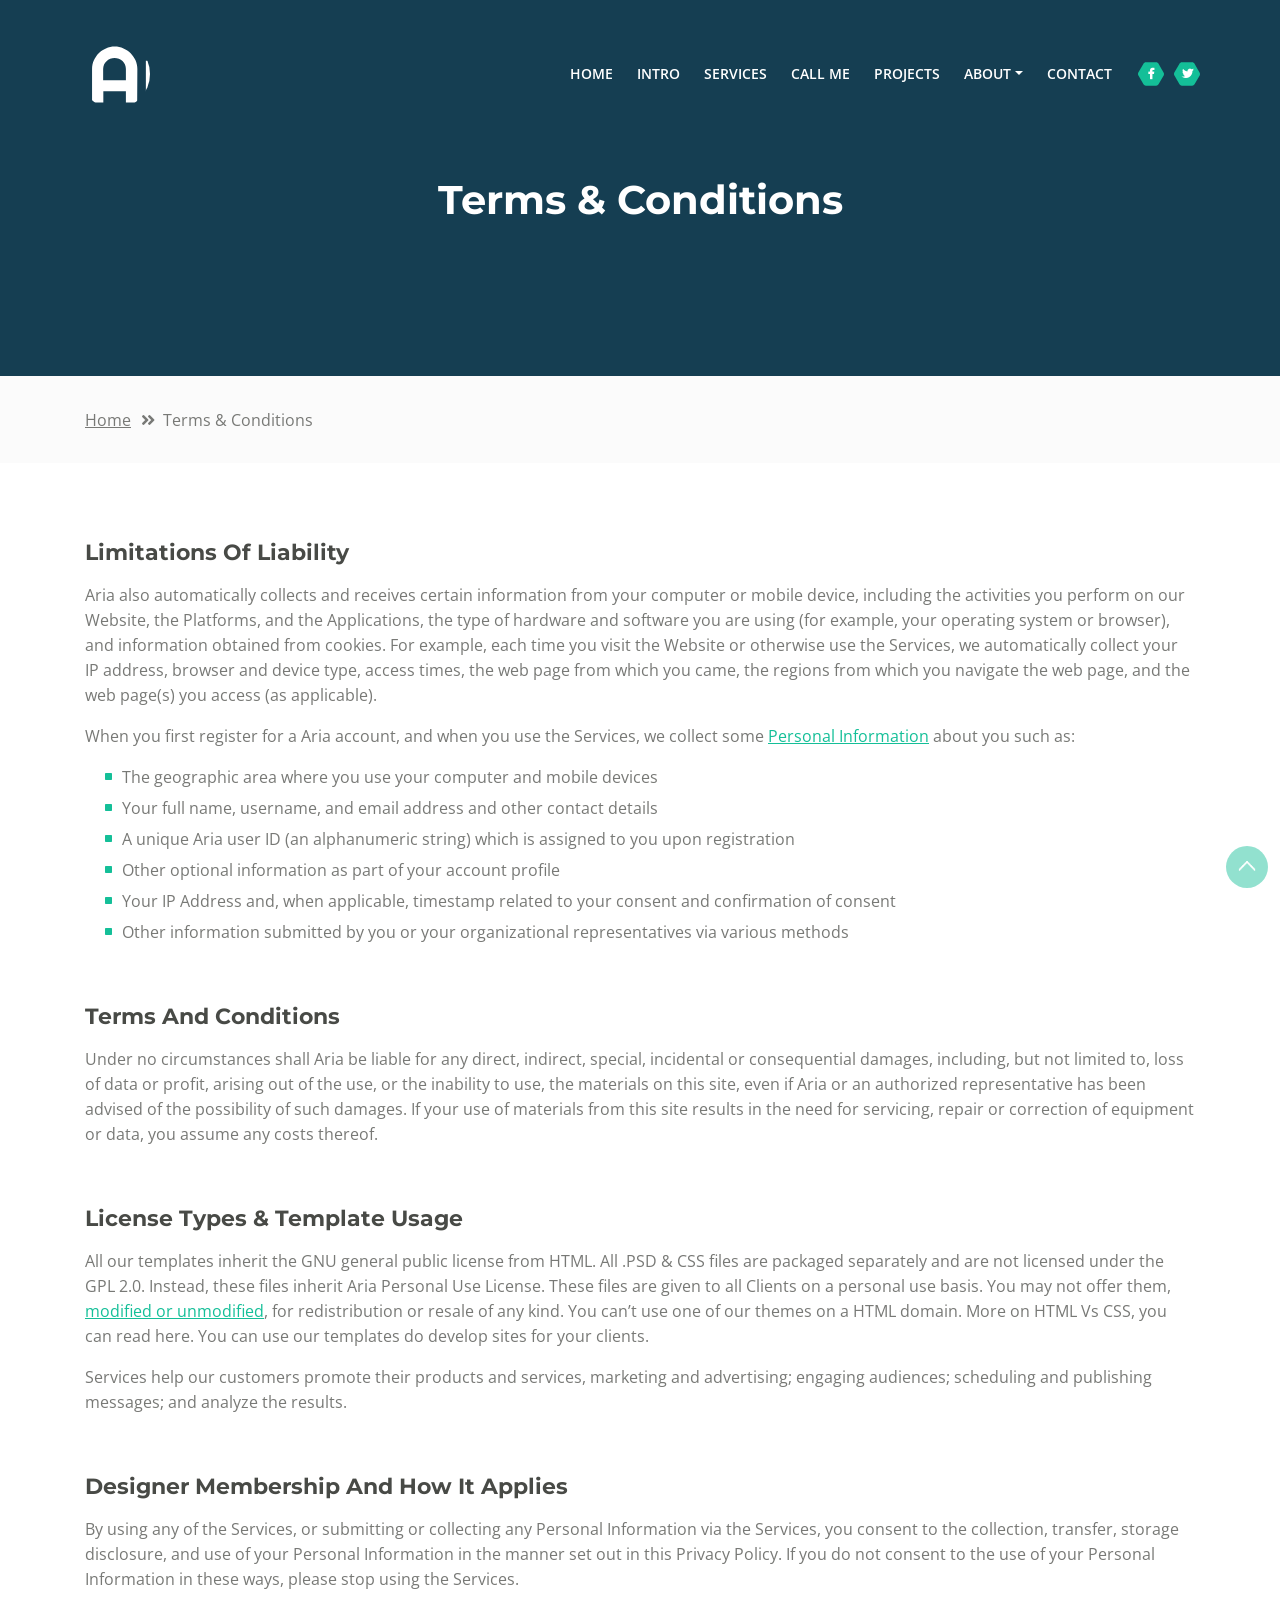
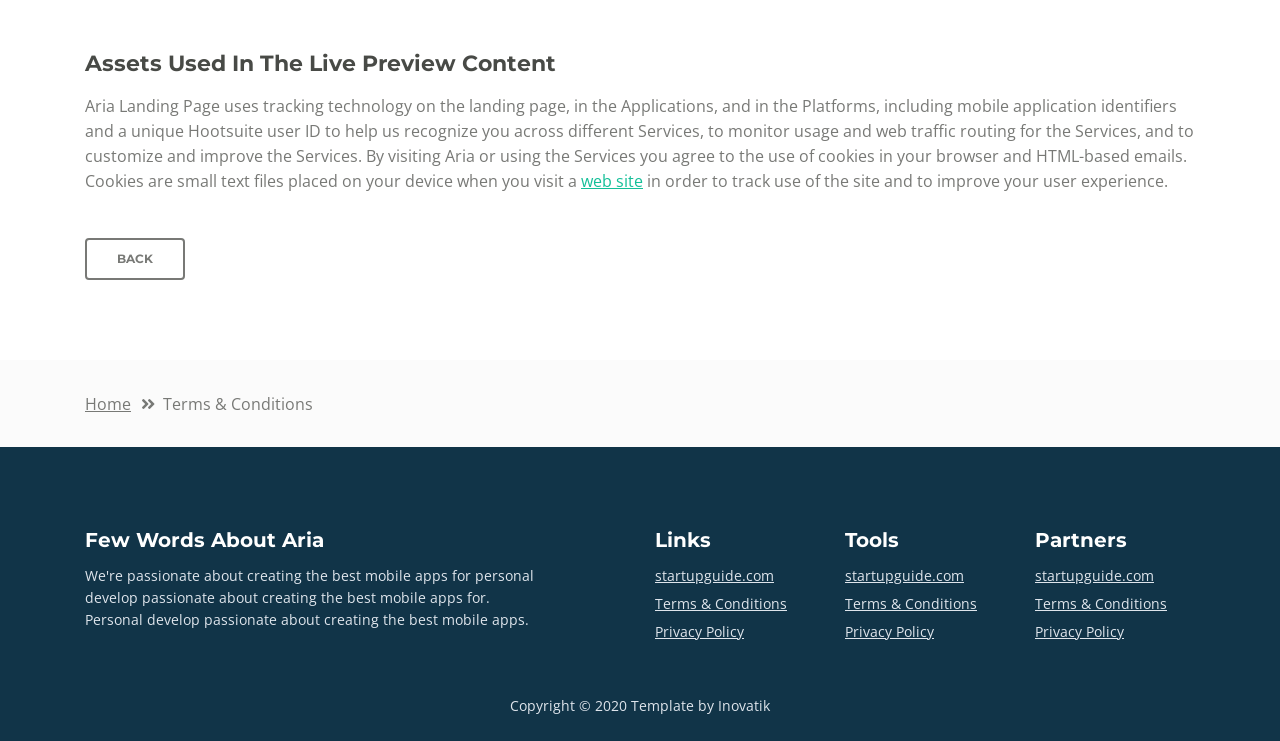
<file: terms-conditions.html>
<!DOCTYPE html>
<html lang="en">
<head>
    <meta charset="utf-8">
    <meta name="viewport" content="width=device-width, initial-scale=1, shrink-to-fit=no">
    
    <!-- SEO Meta Tags -->
    <meta name="description" content="Aria is a business focused HTML landing page template built with Bootstrap to help you create lead generation websites for companies and their services.">
    <meta name="author" content="Inovatik">

    <!-- OG Meta Tags to improve the way the post looks when you share the page on LinkedIn, Facebook, Google+ -->
	<meta property="og:site_name" content="" /> <!-- website name -->
	<meta property="og:site" content="" /> <!-- website link -->
	<meta property="og:title" content=""/> <!-- title shown in the actual shared post -->
	<meta property="og:description" content="" /> <!-- description shown in the actual shared post -->
	<meta property="og:image" content="" /> <!-- image link, make sure it's jpg -->
	<meta property="og:url" content="" /> <!-- where do you want your post to link to -->
	<meta property="og:type" content="article" />

    <!-- Website Title -->
    <title>Terms Conditions - Aria - Business HTML Landing Page Template</title>
    
    <!-- Styles -->
    <link href="https://fonts.googleapis.com/css?family=Montserrat:500,700&display=swap&subset=latin-ext" rel="stylesheet">
    <link href="https://fonts.googleapis.com/css?family=Open+Sans:400,400i,600&display=swap&subset=latin-ext" rel="stylesheet">
    <link href="css/bootstrap.css" rel="stylesheet">
    <link href="css/fontawesome-all.css" rel="stylesheet">
    <link href="css/swiper.css" rel="stylesheet">
	<link href="css/magnific-popup.css" rel="stylesheet">
    <link href="css/styles.css" rel="stylesheet">
	
	<!-- Favicon  -->
    <link rel="icon" href="images/favicon.png">
</head>
<body data-spy="scroll" data-target=".fixed-top">
    
    <!-- Preloader -->
	<div class="spinner-wrapper">
        <div class="spinner">
            <div class="bounce1"></div>
            <div class="bounce2"></div>
            <div class="bounce3"></div>
        </div>
    </div>
    <!-- end of preloader -->
    

    <!-- Navbar -->
    <nav class="navbar navbar-expand-md navbar-dark navbar-custom fixed-top">
        <!-- Text Logo - Use this if you don't have a graphic logo -->
        <!-- <a class="navbar-brand logo-text page-scroll" href="index.html">Aria</a> -->

        <!-- Image Logo -->
        <a class="navbar-brand logo-image" href="index.html"><img src="images/logo.svg" alt="alternative"></a>
        
        <!-- Mobile Menu Toggle Button -->
        <button class="navbar-toggler" type="button" data-toggle="collapse" data-target="#navbarsExampleDefault" aria-controls="navbarsExampleDefault" aria-expanded="false" aria-label="Toggle navigation">
            <span class="navbar-toggler-awesome fas fa-bars"></span>
            <span class="navbar-toggler-awesome fas fa-times"></span>
        </button>
        <!-- end of mobile menu toggle button -->

        <div class="collapse navbar-collapse" id="navbarsExampleDefault">
            <ul class="navbar-nav ml-auto">
                <li class="nav-item">
                    <a class="nav-link page-scroll" href="index.html#header">HOME <span class="sr-only">(current)</span></a>
                </li>
                <li class="nav-item">
                    <a class="nav-link page-scroll" href="index.html#intro">INTRO</a>
                </li>
                <li class="nav-item">
                    <a class="nav-link page-scroll" href="index.html#services">SERVICES</a>
                </li>
                <li class="nav-item">
                    <a class="nav-link page-scroll" href="index.html#callMe">CALL ME</a>
                </li>
                <li class="nav-item">
                    <a class="nav-link page-scroll" href="index.html#projects">PROJECTS</a>
                </li>

                <!-- Dropdown Menu -->          
                <li class="nav-item dropdown">
                    <a class="nav-link dropdown-toggle page-scroll" href="index.html#about" id="navbarDropdown" role="button" aria-haspopup="true" aria-expanded="false">ABOUT</a>
                    <div class="dropdown-menu" aria-labelledby="navbarDropdown">
                        <a class="dropdown-item" href="terms-conditions.html"><span class="item-text">TERMS CONDITIONS</span></a>
                        <div class="dropdown-items-divide-hr"></div>
                        <a class="dropdown-item" href="privacy-policy.html"><span class="item-text">PRIVACY POLICY</span></a>
                    </div>
                </li>
                <!-- end of dropdown menu -->

                <li class="nav-item">
                    <a class="nav-link page-scroll" href="index.html#contact">CONTACT</a>
                </li>
            </ul>
            <span class="nav-item social-icons">
                <span class="fa-stack">
                    <a href="#your-link">
                        <span class="hexagon"></span>
                        <i class="fab fa-facebook-f fa-stack-1x"></i>
                    </a>
                </span>
                <span class="fa-stack">
                    <a href="#your-link">
                        <span class="hexagon"></span>
                        <i class="fab fa-twitter fa-stack-1x"></i>
                    </a>
                </span>
            </span>
        </div>
    </nav> <!-- end of navbar -->
    <!-- end of navbar -->


    <!-- Header -->
    <header id="header" class="ex-header">
        <div class="container">
            <div class="row">
                <div class="col-lg-12">
                    <h1>Terms & Conditions</h1>
                </div> <!-- end of col -->
            </div> <!-- end of row -->
        </div> <!-- end of container -->
    </header> <!-- end of ex-header -->
    <!-- end of header -->


    <!-- Breadcrumbs -->
    <div class="ex-basic-1">
        <div class="container">
            <div class="row">
                <div class="col-lg-12">
                    <div class="breadcrumbs">
                        <a href="index.html">Home</a><i class="fa fa-angle-double-right"></i><span>Terms & Conditions</span>
                    </div> <!-- end of breadcrumbs -->
                </div> <!-- end of col -->
            </div> <!-- end of row -->
        </div> <!-- end of container -->
    </div> <!-- end of ex-basic-1 -->
    <!-- end of breadcrumbs -->


    <!-- Terms Content -->
    <div class="ex-basic-2">
        <div class="container">
            <div class="row">
                <div class="col-lg-12">
                    <div class="text-container">
                        <h3>Limitations Of Liability</h3>
                        <p>Aria also automatically collects and receives certain information from your computer or mobile device, including the activities you perform on our Website, the Platforms, and the Applications, the type of hardware and software you are using (for example, your operating system or browser), and information obtained from cookies. For example, each time you visit the Website or otherwise use the Services, we automatically collect your IP address, browser and device type, access times, the web page from which you came, the regions from which you navigate the web page, and the web page(s) you access (as applicable).</p>
                        <p>When you first register for a Aria account, and when you use the Services, we collect some <a class="green" href="#your-link">Personal Information</a> about you such as:</p>
                        <ul class="list-unstyled li-space-lg indent">
                            <li class="media">
                                <i class="fas fa-square"></i>
                                <div class="media-body">The geographic area where you use your computer and mobile devices</div>
                            </li>
                            <li class="media">
                                <i class="fas fa-square"></i>
                                <div class="media-body">Your full name, username, and email address and other contact details</div>
                            </li>
                            <li class="media">
                                <i class="fas fa-square"></i>
                                <div class="media-body">A unique Aria user ID (an alphanumeric string) which is assigned to you upon registration</div>
                            </li>
                            <li class="media">
                                <i class="fas fa-square"></i>
                                <div class="media-body">Other optional information as part of your account profile</div>
                            </li>
                            <li class="media">
                                <i class="fas fa-square"></i>
                                <div class="media-body">Your IP Address and, when applicable, timestamp related to your consent and confirmation of consent</div>
                            </li>
                            <li class="media">
                                <i class="fas fa-square"></i>
                                <div class="media-body">Other information submitted by you or your organizational representatives via various methods</div>
                            </li>
                        </ul>
                    </div> <!-- end of text-container -->
                    
                    <div class="text-container">
                        <h3>Terms And Conditions</h3>
                        <p>Under no circumstances shall Aria be liable for any direct, indirect, special, incidental or consequential damages, including, but not limited to, loss of data or profit, arising out of the use, or the inability to use, the materials on this site, even if Aria or an authorized representative has been advised of the possibility of such damages. If your use of materials from this site results in the need for servicing, repair or correction of equipment or data, you assume any costs thereof.</p>
                    </div> <!-- end of text-container -->

                    <div class="text-container">
                        <h3>License Types & Template Usage</h3>
                        <p>All our templates inherit the GNU general public license from HTML. All .PSD & CSS files are packaged separately and are not licensed under the GPL 2.0. Instead, these files inherit Aria Personal Use License. These files are given to all Clients on a personal use basis. You may not offer them, <a class="green" href="#your-link">modified or unmodified</a>, for redistribution or resale of any kind. You can’t use one of our themes on a HTML domain. More on HTML Vs CSS, you can read here. You can use our templates do develop sites for your clients.</p>
                        <p>Services help our customers promote their products and services, marketing and advertising; engaging audiences; scheduling and publishing messages; and analyze the results.</p>
                    </div> <!-- end of text-container -->

                    <div class="text-container">
                        <h3>Designer Membership And How It Applies</h3>
                        <p>By using any of the Services, or submitting or collecting any Personal Information via the Services, you consent to the collection, transfer, storage disclosure, and use of your Personal Information in the manner set out in this Privacy Policy. If you do not consent to the use of your Personal Information in these ways, please stop using the Services.</p>
                    </div> <!-- end of text-container -->
                    
                    <div class="text-container last">
                        <h3>Assets Used In The Live Preview Content</h3>
                        <p>Aria Landing Page uses tracking technology on the landing page, in the Applications, and in the Platforms, including mobile application identifiers and a unique Hootsuite user ID to help us recognize you across different Services, to monitor usage and web traffic routing for the Services, and to customize and improve the Services. By visiting Aria or using the Services you agree to the use of cookies in your browser and HTML-based emails. Cookies are small text files placed on your device when you visit a <a class="green" href="#your-link">web site</a> in order to track use of the site and to improve your user experience.</p>
                        <a class="btn-outline-reg" href="index.html">BACK</a>
                    </div> <!-- end of text-container -->
                </div>
            </div> <!-- end of row -->
        </div> <!-- end of container -->
    </div> <!-- end of ex-basic -->
    <!-- end of terms content -->

    
    <!-- Breadcrumbs -->
    <div class="ex-basic-1">
        <div class="container">
            <div class="row">
                <div class="col-lg-12">
                    <div class="breadcrumbs">
                        <a href="index.html">Home</a><i class="fa fa-angle-double-right"></i><span>Terms & Conditions</span>
                    </div> <!-- end of breadcrumbs -->
                </div> <!-- end of col -->
            </div> <!-- end of row -->
        </div> <!-- end of container -->
    </div> <!-- end of ex-basic-1 -->
    <!-- end of breadcrumbs -->


    <!-- Footer -->
    <div class="footer">
        <div class="container">
            <div class="row">
                <div class="col-md-6">
                    <div class="text-container about">
                        <h4>Few Words About Aria</h4>
                        <p class="white">We're passionate about creating the best mobile apps for personal develop passionate about creating the best mobile apps for. Personal develop passionate about creating the best mobile apps.</p>
                    </div> <!-- end of text-container -->
                </div> <!-- end of col -->
                <div class="col-md-2">
                    <div class="text-container">
                        <h4>Links</h4>
                        <ul class="list-unstyled li-space-lg white">
                            <li>
                                <a class="white" href="#your-link">startupguide.com</a>
                            </li>
                            <li>
                                <a class="white" href="terms-conditions.html">Terms & Conditions</a>
                            </li>
                            <li>
                                <a class="white" href="privacy-policy.html">Privacy Policy</a>
                            </li>
                        </ul>
                    </div> <!-- end of text-container -->
                </div> <!-- end of col -->
                <div class="col-md-2">
                    <div class="text-container">
                        <h4>Tools</h4>
                        <ul class="list-unstyled li-space-lg">
                            <li>
                                <a class="white" href="#your-link">startupguide.com</a>
                            </li>
                            <li>
                                <a class="white" href="terms-conditions.html">Terms & Conditions</a>
                            </li>
                            <li class="media">
                                <a class="white" href="privacy-policy.html">Privacy Policy</a>
                            </li>
                        </ul>
                    </div> <!-- end of text-container -->
                </div> <!-- end of col -->
                <div class="col-md-2">
                    <div class="text-container">
                        <h4>Partners</h4>
                        <ul class="list-unstyled li-space-lg">
                            <li>
                                <a class="white" href="#your-link">startupguide.com</a>
                            </li>
                            <li>
                                <a class="white" href="terms-conditions.html">Terms & Conditions</a>
                            </li>
                            <li>
                                <a class="white" href="privacy-policy.html">Privacy Policy</a>
                            </li>
                        </ul>
                    </div> <!-- end of text-container -->
                </div> <!-- end of col -->
            </div> <!-- end of row -->
        </div> <!-- end of container -->
    </div> <!-- end of footer -->  
    <!-- end of footer -->


    <!-- Copyright -->
    <div class="copyright">
        <div class="container">
            <div class="row">
                <div class="col-lg-12">
                    <p class="p-small">Copyright © 2020 <a href="https://inovatik.com">Template by Inovatik</a></p>
                </div> <!-- end of col -->
            </div> <!-- enf of row -->
        </div> <!-- end of container -->
    </div> <!-- end of copyright --> 
    <!-- end of copyright -->

	
    <!-- Scripts -->
    <script src="js/jquery.min.js"></script> <!-- jQuery for Bootstrap's JavaScript plugins -->
    <script src="js/popper.min.js"></script> <!-- Popper tooltip library for Bootstrap -->
    <script src="js/bootstrap.min.js"></script> <!-- Bootstrap framework -->
    <script src="js/jquery.easing.min.js"></script> <!-- jQuery Easing for smooth scrolling between anchors -->
    <script src="js/swiper.min.js"></script> <!-- Swiper for image and text sliders -->
    <script src="js/jquery.magnific-popup.js"></script> <!-- Magnific Popup for lightboxes -->
    <script src="js/morphext.min.js"></script> <!-- Morphtext rotating text in the header -->
    <script src="js/isotope.pkgd.min.js"></script> <!-- Isotope for filter -->
    <script src="js/validator.min.js"></script> <!-- Validator.js - Bootstrap plugin that validates forms -->
    <script src="js/scripts.js"></script> <!-- Custom scripts -->
</body>
</html>
</file>
<file: css/styles.css>
/* Template: Aria - Business HTML Landing Page Template
   Author: Inovatik
   Created: Jul 2019
   Description: Master CSS file
*/

/*****************************************
Table Of Contents:

01. General Styles
02. Preloader
03. Navigation
04. Header
05. Intro
06. Description
07. Services
08. Details 1
09. Details 2
10. Testimonials
11. Call Me
12. Projects
13. Project Lightboxes
14. Team
15. About
16. Contact
17. Footer
18. Copyright
19. Back To Top Button
20. Extra Pages
21. Media Queries
******************************************/

/*****************************************
Colors:

- Backgrounds - light gray #fbfbfb
- Background - dark blue #153e52
- Backgrounds navbar, footer - dark gray #113448
- Buttons, bullets, icons - green #14bf98
- Headings text - black #484a46
- Body text - gray #787976
- Body text - light gray #dfe5ec
******************************************/


/******************************/
/*     01. General Styles     */
/******************************/
body,
html {
    width: 100%;
	height: 100%;
}

body, p {
	color: #787976; 
	font: 400 1rem/1.5625rem "Open Sans", sans-serif;
}

.p-large {
	font: 400 1.125rem/1.625rem "Open Sans", sans-serif;
}

.p-small {
	font: 400 0.875rem/1.375rem "Open Sans", sans-serif;
}

.p-heading {
	margin-bottom: 3.5rem;
	text-align: center;
}

.li-space-lg li {
	margin-bottom: 0.375rem;
}

.indent {
	padding-left: 1.25rem;
}

h1 {
	color: #484a46;
	font: 700 2.5rem/3rem "Montserrat", sans-serif;
}

h2 {
	color: #484a46;
	font: 700 1.75rem/2.125rem "Montserrat", sans-serif;
}

h3 {
	color: #484a46;
	font: 700 1.375rem/1.75rem "Montserrat", sans-serif;
}

h4 {
	color: #484a46;
	font: 700 1.25rem/1.625rem "Montserrat", sans-serif;
}

h5 {
	color: #484a46;
	font: 700 1.125rem/1.5rem "Montserrat", sans-serif;
}

h6 {
	color: #484a46;
	font: 700 1rem/1.375rem "Montserrat", sans-serif;
}

a {
	color: #787976;
	text-decoration: underline;
}

a:hover {
	color: #787976;
	text-decoration: underline;
}

a.green {
	color: #14bf98;
}

a.white,
.white {
	color: #dfe5ec;
}

.testimonial-text {
	font-style: italic;
}

.testimonial-author {
	font: 700 1rem/1.375rem "Montserrat", sans-serif;
}

strong {
	color: #484a46;
}

.section-title {
	color: #14bf98;
	font: 500 0.8125rem/1.125rem "Montserrat", sans-serif;
}

.btn-solid-reg {
	display: inline-block;
	padding: 1.1875rem 1.875rem 1.1875rem 1.875rem;
	border: 0.125rem solid #14bf98;
	border-radius: 0.25rem;
	background-color: #14bf98;
	color: #fff;
	font: 700 0.75rem/0 "Montserrat", sans-serif;
	text-decoration: none;
	transition: all 0.2s;
}

.btn-solid-reg:hover {
	background-color: transparent;
	color: #14bf98;
	text-decoration: none;
}

.btn-solid-lg {
	display: inline-block;
	padding: 1.375rem 2.125rem 1.375rem 2.125rem;
	border: 0.125rem solid #14bf98;
	border-radius: 0.25rem;
	background-color: #14bf98;
	color: #fff;
	font: 700 0.75rem/0 "Montserrat", sans-serif;
	text-decoration: none;
	transition: all 0.2s;
}

.btn-solid-lg:hover {
	background-color: transparent;
	color: #14bf98;
	text-decoration: none;
}

.btn-outline-reg {
	display: inline-block;
	padding: 1.1875rem 1.875rem 1.1875rem 1.875rem;
	border: 0.125rem solid #787976;
	border-radius: 0.25rem;
	background-color: transparent;
	color: #787976;
	font: 700 0.75rem/0 "Montserrat", sans-serif;
	text-decoration: none;
	transition: all 0.2s;
}

.btn-outline-reg:hover {
	background-color: #787976;
	color: #fff;
	text-decoration: none;
}

.btn-outline-lg {
	display: inline-block;
	padding: 1.375rem 2.125rem 1.375rem 2.125rem;
	border: 0.125rem solid #787976;
	border-radius: 0.25rem;
	background-color: transparent;
	color: #787976;
	font: 700 0.75rem/0 "Montserrat", sans-serif;
	text-decoration: none;
	transition: all 0.2s;
}

.btn-outline-lg:hover {
	background-color: #787976;
	color: #fff;
	text-decoration: none;
}

.btn-outline-sm {
	display: inline-block;
	padding: 1rem 1.625rem 0.9375rem 1.625rem;
	border: 0.125rem solid #787976;
	border-radius: 0.25rem;
	background-color: transparent;
	color: #787976;
	font: 700 0.75rem/0 "Montserrat", sans-serif;
	text-decoration: none;
	transition: all 0.2s;
}

.btn-outline-sm:hover {
	background-color: #787976;
	color: #fff;
	text-decoration: none;
}

.form-group {
	position: relative;
	margin-bottom: 1.25rem;
}

.form-group.has-error.has-danger {
	margin-bottom: 0.625rem;
}

.form-group.has-error.has-danger .help-block.with-errors ul {
	margin-top: 0.375rem;
}

.label-control {
	position: absolute;
	top: 0.8125rem;
	left: 1.375rem;
	color: #787976;
	opacity: 1;
	font: 400 0.875rem/1.375rem "Open Sans", sans-serif;
	cursor: text;
	transition: all 0.2s ease;
}

/* IE10+ hack to solve lower label text position compared to the rest of the browsers */
@media screen and (-ms-high-contrast: active), screen and (-ms-high-contrast: none) {  
	.label-control {
		top: 0.9375rem;
	}
}

.form-control-input:focus + .label-control,
.form-control-input.notEmpty + .label-control,
.form-control-textarea:focus + .label-control,
.form-control-textarea.notEmpty + .label-control {
	top: 0.125rem;
	opacity: 1;
	font-size: 0.75rem;
	font-weight: 500;
}

.form-control-input,
.form-control-select {
	display: block; /* needed for proper display of the label in Firefox, IE, Edge */
	width: 100%;
	padding-top: 1.25rem;
	padding-bottom: 0.25rem;
	padding-left: 1.3125rem;
	border: 1px solid #dadada;
	border-radius: 0.25rem;
	background-color: #fff;
	color: #787976;
	font: 400 0.875rem/1.375rem "Open Sans", sans-serif;
	transition: all 0.2s;
	-webkit-appearance: none; /* removes inner shadow on form inputs on ios safari */
}

.form-control-select {
	padding-top: 0.5rem;
	padding-bottom: 0.5rem;
	height: 3rem;
}

/* IE10+ hack to solve lower label text position compared to the rest of the browsers */
@media screen and (-ms-high-contrast: active), screen and (-ms-high-contrast: none) {  
	.form-control-input {
		padding-top: 1.25rem;
		padding-bottom: 0.75rem;
		line-height: 1.75rem;
	}

	.form-control-select {
		padding-top: 0.875rem;
		padding-bottom: 0.75rem;
		height: 3.125rem;
		line-height: 2.125rem;
	}
}

select {
    /* you should keep these first rules in place to maintain cross-browser behavior */
    -webkit-appearance: none;
	-moz-appearance: none;
	-ms-appearance: none;
    -o-appearance: none;
    appearance: none;
    background-image: url('../images/down-arrow.png');
    background-position: 96% 50%;
    background-repeat: no-repeat;
    outline: none;
}

select::-ms-expand {
    display: none; /* removes the ugly default down arrow on select form field in IE11 */
}

.form-control-textarea {
	display: block; /* used to eliminate a bottom gap difference between Chrome and IE/FF */
	width: 100%;
	height: 8rem; /* used instead of html rows to normalize height between Chrome and IE/FF */
	padding-top: 1.25rem;
	padding-left: 1.3125rem;
	border: 1px solid #dadada;
	border-radius: 0.25rem;
	background-color: #fff;
	color: #787976;
	font: 400 1rem/1.5625rem "Open Sans", sans-serif;
	transition: all 0.2s;
}

.form-control-input:focus,
.form-control-select:focus,
.form-control-textarea:focus {
	border: 1px solid #a1a1a1;
	outline: none; /* Removes blue border on focus */
}

.form-control-input:hover,
.form-control-select:hover,
.form-control-textarea:hover {
	border: 1px solid #a1a1a1;
}

.checkbox {
	font: 400 0.875rem/1.375rem "Open Sans", sans-serif;
}

input[type='checkbox'] {
	vertical-align: -15%;
	margin-right: 0.375rem;
}

/* IE10+ hack to raise checkbox field position compared to the rest of the browsers */
@media screen and (-ms-high-contrast: active), screen and (-ms-high-contrast: none) {  
	input[type='checkbox'] {
		vertical-align: -9%;
	}
}

.form-control-submit-button {
	display: inline-block;
	width: 100%;
	height: 3.125rem;
	border: 0.125rem solid #14bf98;
	border-radius: 0.25rem;
	background-color: #14bf98;
	color: #fff;
	font: 700 0.75rem/1.75rem "Montserrat", sans-serif;
	cursor: pointer;
	transition: all 0.2s;
}

.form-control-submit-button:hover {
	background-color: transparent;
	color: #14bf98;
}

/* Form Success And Error Message Formatting */
#lmsgSubmit.h3.text-center.tada.animated,
#cmsgSubmit.h3.text-center.tada.animated,
#pmsgSubmit.h3.text-center.tada.animated,
#lmsgSubmit.h3.text-center,
#cmsgSubmit.h3.text-center,
#pmsgSubmit.h3.text-center {
	display: block;
	margin-bottom: 0;
	color: #b93636;
	font: 400 1.125rem/1rem "Open Sans", sans-serif;
}

.help-block.with-errors .list-unstyled {
	color: #787976;
	font-size: 0.75rem;
	line-height: 1.125rem;
	text-align: left;
}

.help-block.with-errors ul {
	margin-bottom: 0;
}
/* end of form success and error message formatting */

/* Form Success And Error Message Animation - Animate.css */
@-webkit-keyframes tada {
	from {
		-webkit-transform: scale3d(1, 1, 1);
		-ms-transform: scale3d(1, 1, 1);
		transform: scale3d(1, 1, 1);
	}
	10%, 20% {
		-webkit-transform: scale3d(.9, .9, .9) rotate3d(0, 0, 1, -3deg);
		-ms-transform: scale3d(.9, .9, .9) rotate3d(0, 0, 1, -3deg);
		transform: scale3d(.9, .9, .9) rotate3d(0, 0, 1, -3deg);
	}
	30%, 50%, 70%, 90% {
		-webkit-transform: scale3d(1.1, 1.1, 1.1) rotate3d(0, 0, 1, 3deg);
		-ms-transform: scale3d(1.1, 1.1, 1.1) rotate3d(0, 0, 1, 3deg);
		transform: scale3d(1.1, 1.1, 1.1) rotate3d(0, 0, 1, 3deg);
	}
	40%, 60%, 80% {
		-webkit-transform: scale3d(1.1, 1.1, 1.1) rotate3d(0, 0, 1, -3deg);
		-ms-transform: scale3d(1.1, 1.1, 1.1) rotate3d(0, 0, 1, -3deg);
		transform: scale3d(1.1, 1.1, 1.1) rotate3d(0, 0, 1, -3deg);
	}
	to {
		-webkit-transform: scale3d(1, 1, 1);
		-ms-transform: scale3d(1, 1, 1);
		transform: scale3d(1, 1, 1);
	}
}

@keyframes tada {
	from {
		-webkit-transform: scale3d(1, 1, 1);
		-ms-transform: scale3d(1, 1, 1);
		transform: scale3d(1, 1, 1);
	}
	10%, 20% {
		-webkit-transform: scale3d(.9, .9, .9) rotate3d(0, 0, 1, -3deg);
		-ms-transform: scale3d(.9, .9, .9) rotate3d(0, 0, 1, -3deg);
		transform: scale3d(.9, .9, .9) rotate3d(0, 0, 1, -3deg);
	}
	30%, 50%, 70%, 90% {
		-webkit-transform: scale3d(1.1, 1.1, 1.1) rotate3d(0, 0, 1, 3deg);
		-ms-transform: scale3d(1.1, 1.1, 1.1) rotate3d(0, 0, 1, 3deg);
		transform: scale3d(1.1, 1.1, 1.1) rotate3d(0, 0, 1, 3deg);
	}
	40%, 60%, 80% {
		-webkit-transform: scale3d(1.1, 1.1, 1.1) rotate3d(0, 0, 1, -3deg);
		-ms-transform: scale3d(1.1, 1.1, 1.1) rotate3d(0, 0, 1, -3deg);
		transform: scale3d(1.1, 1.1, 1.1) rotate3d(0, 0, 1, -3deg);
	}
	to {
		-webkit-transform: scale3d(1, 1, 1);
		-ms-transform: scale3d(1, 1, 1);
		transform: scale3d(1, 1, 1);
	}
}

.tada {
	-webkit-animation-name: tada;
	animation-name: tada;
}

.animated {
	-webkit-animation-duration: 1s;
	animation-duration: 1s;
	-webkit-animation-fill-mode: both;
	animation-fill-mode: both;
}
/* end of form success and error message animation - Animate.css */

/* Fade-move Animation For Lightbox - Magnific Popup */
/* at start */
.my-mfp-slide-bottom .zoom-anim-dialog {
	opacity: 0;
	transition: all 0.2s ease-out;
	-webkit-transform: translateY(-1.25rem) perspective(37.5rem) rotateX(10deg);
	-ms-transform: translateY(-1.25rem) perspective(37.5rem) rotateX(10deg);
	transform: translateY(-1.25rem) perspective(37.5rem) rotateX(10deg);
}

/* animate in */
.my-mfp-slide-bottom.mfp-ready .zoom-anim-dialog {
	opacity: 1;
	-webkit-transform: translateY(0) perspective(37.5rem) rotateX(0); 
	-ms-transform: translateY(0) perspective(37.5rem) rotateX(0); 
	transform: translateY(0) perspective(37.5rem) rotateX(0); 
}

/* animate out */
.my-mfp-slide-bottom.mfp-removing .zoom-anim-dialog {
	opacity: 0;
	-webkit-transform: translateY(-0.625rem) perspective(37.5rem) rotateX(10deg); 
	-ms-transform: translateY(-0.625rem) perspective(37.5rem) rotateX(10deg); 
	transform: translateY(-0.625rem) perspective(37.5rem) rotateX(10deg); 
}

/* dark overlay, start state */
.my-mfp-slide-bottom.mfp-bg {
	opacity: 0;
	transition: opacity 0.2s ease-out;
}

/* animate in */
.my-mfp-slide-bottom.mfp-ready.mfp-bg {
	opacity: 0.8;
}
/* animate out */
.my-mfp-slide-bottom.mfp-removing.mfp-bg {
	opacity: 0;
}
/* end of fade-move animation for lightbox - magnific popup */

/* Fade Animation For Image Slider - Magnific Popup */
@-webkit-keyframes fadeIn {
	from {
		opacity: 0;
	}
	to {
		opacity: 1;
	}
}

@keyframes fadeIn {
	from {
		opacity: 0;
	}
	to {
		opacity: 1;
	}
}

.fadeIn {
	-webkit-animation: fadeIn 0.6s;
	animation: fadeIn 0.6s;
}

@-webkit-keyframes fadeOut {
	from {
		opacity: 1;
	}
	to {
		opacity: 0;
	}
}

@keyframes fadeOut {
	from {
		opacity: 1;
	}
	to {
		opacity: 0;
	}
}

.fadeOut {
	-webkit-animation: fadeOut 0.8s;
	animation: fadeOut 0.8s;
}
/* end of fade animation for image slider - magnific popup */


/*************************/
/*     02. Preloader     */
/*************************/
.spinner-wrapper {
	position: fixed;
	z-index: 999999;
	top: 0;
	right: 0;
	bottom: 0;
	left: 0;
	background: #113448;
}

.spinner {
	position: absolute;
	top: 50%; /* centers the loading animation vertically one the screen */
	left: 50%; /* centers the loading animation horizontally one the screen */
	width: 3.75rem;
	height: 1.25rem;
	margin: -0.625rem 0 0 -1.875rem; /* is width and height divided by two */ 
	text-align: center;
}

.spinner > div {
	display: inline-block;
	width: 1rem;
	height: 1rem;
	border-radius: 100%;
	background-color: #fff;
	-webkit-animation: sk-bouncedelay 1.4s infinite ease-in-out both;
	animation: sk-bouncedelay 1.4s infinite ease-in-out both;
}

.spinner .bounce1 {
	-webkit-animation-delay: -0.32s;
	animation-delay: -0.32s;
}

.spinner .bounce2 {
	-webkit-animation-delay: -0.16s;
	animation-delay: -0.16s;
}

@-webkit-keyframes sk-bouncedelay {
	0%, 80%, 100% { -webkit-transform: scale(0); }
	40% { -webkit-transform: scale(1.0); }
}

@keyframes sk-bouncedelay {
	0%, 80%, 100% { 
		-webkit-transform: scale(0);
		-ms-transform: scale(0);
		transform: scale(0);
	} 40% { 
		-webkit-transform: scale(1.0);
		-ms-transform: scale(1.0);
		transform: scale(1.0);
	}
}


/**************************/
/*     03. Navigation     */
/**************************/
.navbar-custom {
	padding-top: 0.375rem;
	padding-bottom: 0.375rem;
	background-color: #113448;
	box-shadow: 0 0.0625rem 0.375rem 0 rgba(0, 0, 0, 0.1);
	font: 600 0.875rem/0.875rem "Open Sans", sans-serif;
	transition: all 0.2s;
}

.navbar-custom .navbar-brand {
	font-size: 0;
}

.navbar-custom .navbar-brand.logo-image img {
    width: 70px; /* Fixed size for circle */
    height: 70px; /* Must match width for perfect circle */
    -webkit-backface-visibility: hidden;
    border-radius: 50%; /* This creates the circular shape */
    object-fit: cover; /* Ensures the image fills the circle properly */
    display: block; /* Removes any extra space around the image */
}

.navbar-custom .navbar-brand.logo-text {
	margin-top: 0.25rem;
	margin-bottom: 0.25rem;
	font: 700 2.25rem/1.5rem "Montserrat", sans-serif;
	color: #fff;
	text-decoration: none;
}

.navbar-custom .navbar-nav {
	margin-top: 0.75rem;
	margin-bottom: 0.5rem;
}

.navbar-custom .nav-item .nav-link {
	padding: 0.625rem 0.75rem 0.625rem 0.75rem;
	color: #fff;
	text-decoration: none;
	transition: all 0.2s ease;
}

.navbar-custom .nav-item .nav-link:hover,
.navbar-custom .nav-item .nav-link.active {
	color: #14bf98;
}

/* Dropdown Menu */
.navbar-custom .dropdown:hover > .dropdown-menu {
	display: block; /* this makes the dropdown menu stay open while hovering it */
	min-width: auto;
	animation: fadeDropdown 0.2s; /* required for the fade animation */
}

@keyframes fadeDropdown {
    0% {
        opacity: 0;
    }

    100% {
        opacity: 1;
    }
}

.navbar-custom .dropdown-toggle:focus { /* removes dropdown outline on focus  */
	outline: 0;
}

.navbar-custom .dropdown-menu {
	margin-top: 0;
	border: none;
	border-radius: 0.25rem;
	background-color: #113448;
}

.navbar-custom .dropdown-item {
	color: #fff;
	text-decoration: none;
}

.navbar-custom .dropdown-item:hover {
	background-color: #113448;
}

.navbar-custom .dropdown-item .item-text {
	font: 600 0.875rem/0.875rem "Open Sans", sans-serif;
}

.navbar-custom .dropdown-item:hover .item-text {
	color: #14bf98;
}

.navbar-custom .dropdown-items-divide-hr {
	width: 100%;
	height: 1px;
	margin: 0.75rem auto 0.75rem auto;
	border: none;
	background-color: #b5bcc4;
	opacity: 0.2;
}
/* end of dropdown menu */

.navbar-custom .social-icons {
	display: none;
}

.navbar-custom .navbar-toggler {
	border: none;
	color: #fff;
	font-size: 2rem;
}

.navbar-custom button[aria-expanded='false'] .navbar-toggler-awesome.fas.fa-times{
	display: none;
}

.navbar-custom button[aria-expanded='false'] .navbar-toggler-awesome.fas.fa-bars{
	display: inline-block;
}

.navbar-custom button[aria-expanded='true'] .navbar-toggler-awesome.fas.fa-bars{
	display: none;
}

.navbar-custom button[aria-expanded='true'] .navbar-toggler-awesome.fas.fa-times{
	display: inline-block;
	margin-right: 0.125rem;
}


/*********************/
/*    04. Header     */
/*********************/
.header {
	background: linear-gradient(rgba(0, 0, 0, 0.3), rgba(0, 0, 0, 0.5)), url('../images/home.jpg') center center no-repeat;
	background-size: cover;
}

.header .header-content {
	padding-top: 8rem;
	padding-bottom: 2.125rem;
	text-align: center;
}

.header .text-container {
	margin-bottom: 3rem;
}

.header h1 {
	margin-bottom: 0.5rem;
	color: #fff;
}

.header .p-large {
	margin-bottom: 2rem;
	color: #dfe5ec;
}

.header .btn-solid-lg {
	margin-right: 0.5rem;
	margin-bottom: 1.25rem;
}


/*********************/
/*     05. Intro     */
/*********************/
.basic-1 {
	padding-top: 6.5rem;
	padding-bottom: 3rem;
}

.basic-1 .text-container {
	margin-bottom: 3rem;
}

.basic-1 .section-title {
	margin-bottom: 0.5rem;
}

.basic-1 h2 {
	margin-bottom: 1.375rem;
}

.basic-1 .testimonial-author {
	color: #484a46;
}

/* Hover Animation */
.basic-1 .image-container {
	overflow: hidden;
	border-radius: 0.25rem;
}

.basic-1 .image-container img {
	margin: 0;
	border-radius: 0.25rem;
	transition: all 0.3s;
}

.basic-1 .image-container:hover img {
	-moz-transform: scale(1.15);
	-webkit-transform: scale(1.15);
	transform: scale(1.15);
} 
/* end of hover animation */


/***************************/
/*     06. Description     */
/***************************/
.cards-1 {
	padding-top: 3rem;
	padding-bottom: 2.875rem;
}

.cards-1 .card {
	margin-bottom: 2.5rem;
	border: none;
	text-align: center;
}

.cards-1 .fa-stack {
	width: 6rem;
	height: 6rem;
	margin-right: auto;
	margin-bottom: 1rem;
	margin-left: auto;
	line-height: 6rem;
	text-align: left;
}

.cards-1 .fa-stack .hexagon {
	position: absolute;
	width: 6rem;
	height: 6rem;
	background: url('../images/hexagon-green.svg') center center no-repeat;
	background-size: 6rem 6rem;
}

.cards-1 .fa-stack-1x {
	color: #fff;
	font-size: 2rem;
}

.cards-1 .card-body {
	padding: 0;
}

.cards-1 .card-title {
	margin-bottom: 0.625rem;
}


/************************/
/*     07. Services     */
/************************/
.cards-2 {
	padding-top: 6.625rem;	
	padding-bottom: 1.25rem;	
	background-color: #fbfbfb;
}

.cards-2 .section-title {
	margin-bottom: 0.5rem;
	text-align: center;
}

.cards-2 h2 {
	margin-bottom: 3.25rem;
	text-align: center;
}

.cards-2 .card {
	margin-bottom: 5.625rem;
	border: none;
	background-color: transparent;
}

.cards-2 .card-image img {
	border-top-left-radius: 0.375rem;
	border-top-right-radius: 0.375rem;
}

.cards-2 .card-body {
	padding: 2.25rem 2rem 2.125rem 2rem;
	border: 1px solid #ebe8e8;
	border-bottom-left-radius: 0.375rem;
	border-bottom-right-radius: 0.375rem;
	background-color: #fff;
}

.cards-2 h3 {
	margin-bottom: 0.75rem;
	text-align: center;
}

.cards-2 .list-unstyled {
	margin-bottom: 1.5rem;
}

.cards-2 .list-unstyled .fas {
	color: #14bf98;
	font-size: 0.5rem;
	line-height: 1.375rem;
}

.cards-2 .list-unstyled .media-body {
	margin-left: 0.625rem;
}

.cards-2 .price {
	margin-bottom: 0.25rem;
	color: #484a46;
	font: 700 1rem/1.5rem "Montserrat", sans-serif;
	text-align: center;
}

.cards-2 .price span {
	color: #14bf98;
}

.cards-2 .button-container {
	margin-top: -1.375rem;
	text-align: center;
}

.cards-2 .btn-solid-reg:hover {
	background-color: #fff;
}


/*************************/
/*     08. Details 1     */
/*************************/
.accordion .area-1 {
	height: 27rem;
	background: url('../images/details-1-background.jpg') center center no-repeat;
	background-size: cover;
}

.accordion .accordion-container {
	max-width: 90%;
	margin-right: auto;
	margin-left: auto;
	padding-top: 6.375rem;
	padding-bottom: 1.5rem;
}

.accordion h2 {
	margin-bottom: 1.625rem;
}

.accordion .item {
	margin-bottom: 2rem;
}

.accordion h4 {
	margin-bottom: 0;
}

.accordion span[aria-expanded="true"] .circle-numbering,
.accordion span[aria-expanded="false"] .circle-numbering {
	display: inline-block;
	width: 2.25rem;
	height: 2.25rem;
	margin-right: 0.875rem;
	border: 0.125rem solid #14bf98;
	border-radius: 50%;
	background-color: #14bf98;
	color: #fff;
	font: 700 1rem/2.125rem "Montserrat", sans-serif;
	text-align: center;
	vertical-align: middle;
	cursor: pointer;
	transition: all 0.2s ease;
}

.accordion span[aria-expanded="false"] .circle-numbering {
	border: 0.125rem solid #484a46;
	background-color: transparent;
	color: #484a46;
}

.accordion .item:hover span[aria-expanded="false"] .circle-numbering {
	border: 0.125rem solid #14bf98;
	color: #14bf98;
}

.accordion .accordion-title {
	display: inline-block;
	width: 70%;
	margin-top: 0.125rem;
	margin-bottom: 0.25rem;
	color: #484a46;
	font: 700 1.25rem/1.75rem "Montserrat", sans-serif;
	vertical-align: middle;
	cursor: pointer;
	transition: all 0.2s ease;
}

.accordion .item:hover .accordion-title {
	color: #14bf98;
}

.accordion span[aria-expanded="true"] .accordion-title {
	color: #14bf98;
}

.accordion .accordion-body {
	margin-left: 3.125rem;
}


/*************************/
/*     09. Details 2     */
/*************************/
.tabs .tabs-container {
	max-width: 90%;
	margin-right: auto;
	margin-left: auto;
	padding-top: 2rem;
	padding-bottom: 5.75rem;
}

.tabs .nav-tabs {
	justify-content: center;
	margin-bottom: 1.125rem;
	border-bottom: none;
}

.tabs .nav-link {
	margin-right: 1.625rem;
	margin-bottom: 0.875rem;
	padding: 0;
	border: none;
	border-radius: 0.25rem;
	color: #c1cace;
	font: 700 1.375rem/1.375rem "Montserrat", sans-serif;
	text-decoration: none;
	transition: all 0.2s ease;
}

.tabs .nav-link:hover,
.tabs .nav-link.active {
	color: #14bf98;
}

.tabs .nav-link .fas {
	margin-right: 0.125rem;
	font-size: 0.875rem;
	vertical-align: 20%;
}

.tabs #tab-1 .progress-container {
	margin-top: 1.5rem;
}

.tabs #tab-1 .progress-container .title {
	margin-bottom: 0.25rem;
	color: #484a46;
	font: 600 0.875rem/1.25rem "Open Sans", sans-serif;
}

.tabs #tab-1 .progress {
	height: 1.375rem;
	margin-bottom: 1.125rem;
	border-radius: 0.125rem;
	background-color: #f9fafc;
}

.tabs #tab-1 .progress-bar {
	display: block;
	padding-left: 1.5rem;
	border-radius: 0.125rem;
	background: linear-gradient(to bottom right, #14bf98, #1bd1a7);
}

.tabs #tab-1 .progress-bar.first {
	width: 100%;
}

.tabs #tab-1 .progress-bar.second {
	width: 75%;
}

.tabs #tab-1 .progress-bar.third {
	width: 90%;
}

.tabs #tab-2 .list-unstyled {
	margin-top: 1.75rem;
	margin-bottom: 0;
	vertical-align: top;
}

.tabs #tab-2 .list-unstyled .media {
	margin-bottom: 2rem;
}

.tabs #tab-2 .list-unstyled .media-bullet {
	color: #14bf98;
	font-weight: 600;
	font-size: 2rem;
	line-height: 2rem;
}

.tabs #tab-2 .list-unstyled .media-body {
	margin-left: 0.875rem;
}

.tabs #tab-3 .list-unstyled .fas {
	color: #14bf98;
	font-size: 0.5rem;
	line-height: 1.375rem;
}

.tabs #tab-3 .list-unstyled .media-body {
	margin-left: 0.625rem;
}

.tabs #tab-3 .list-unstyled {
	margin-bottom: 1.75rem;
}

.tabs .area-2 {
	height: 27rem;
	background: url('../images/details-2-background.jpg') center center no-repeat;
	background-size: cover;
}


/****************************/
/*     10. Testimonials     */
/****************************/
.slider {
	padding-top: 6.375rem;
	padding-bottom: 6.5rem;
	background-color: #fbfbfb;
}

.slider h2 {
	margin-bottom: 0.75rem;
	text-align: center;
}

.slider .slider-container {
	position: relative;
}

.slider .swiper-container {
	position: static;
	width: 90%;
	text-align: center;
}

.slider .swiper-button-prev:focus,
.slider .swiper-button-next:focus {
	/* even if you can't see it chrome you can see it on mobile device */
	outline: none;
}

.slider .swiper-button-prev {
	left: -0.5rem;
	background-image: url("data:image/svg+xml;charset=utf-8,%3Csvg%20xmlns%3D'http%3A%2F%2Fwww.w3.org%2F2000%2Fsvg'%20viewBox%3D'0%200%2028%2044'%3E%3Cpath%20d%3D'M0%2C22L22%2C0l2.1%2C2.1L4.2%2C22l19.9%2C19.9L22%2C44L0%2C22L0%2C22L0%2C22z'%20fill%3D'%23787976'%2F%3E%3C%2Fsvg%3E");
	background-size: 1.125rem 1.75rem;
}

.slider .swiper-button-next {
	right: -0.5rem;
	background-image: url("data:image/svg+xml;charset=utf-8,%3Csvg%20xmlns%3D'http%3A%2F%2Fwww.w3.org%2F2000%2Fsvg'%20viewBox%3D'0%200%2028%2044'%3E%3Cpath%20d%3D'M27%2C22L27%2C22L5%2C44l-2.1-2.1L22.8%2C22L2.9%2C2.1L5%2C0L27%2C22L27%2C22z'%20fill%3D'%23787976'%2F%3E%3C%2Fsvg%3E");
	background-size: 1.125rem 1.75rem;
}

.slider .card {
	position: relative;
	border: none;
	background-color: transparent;
}

.slider .card-image {
	width: 6rem;
	height: 6rem;
	margin-right: auto;
	margin-bottom: 0.25rem;
	margin-left: auto;
	border-radius: 50%;
}

.slider .card .card-body {
	padding-bottom: 0;
}

.slider .testimonial-text {
	margin-bottom: 0.625rem;
}

.slider .testimonial-author {
	color: #484a46;
}


/**********************/
/*     11. Call Me    */
/**********************/
.form-1 {
	padding-top: 6.625rem;	
	padding-bottom: 5.625rem;	
	background-color: #153e52;
}

.form-1 .text-container {
	margin-bottom: 4rem;
}

.form-1 .section-title {
	margin-bottom: 0.5rem;
}

.form-1 h2 {
	margin-bottom: 1.375rem;
	color: #fff;
}

.form-1 .list-unstyled .fas {
	color: #14bf98;
	font-size: 0.5rem;
	line-height: 1.375rem;
}

.form-1 .list-unstyled .media-body {
	margin-left: 0.625rem;
}

.form-1 .label-control {
	color: #fff;
}

.form-1 .form-control-input,
.form-1 .form-control-select {
	border: 1px solid #39728f;
	background-color: #2a5d77;
	color: #fff;
}

.form-1 .form-control-textarea {
	border: 1px solid #39728f;
	background-color: #2a5d77;
	color: #fff;
}

.form-1 .form-control-input:focus,
.form-1 .form-control-input:hover,
.form-1 .form-control-select:focus,
.form-1 .form-control-select:hover,
.form-1 .form-control-textarea:focus,
.form-1 .form-control-textarea:hover {
	border: 1px solid #fff;
}

#lmsgSubmit.h3.text-center.tada.animated,
#lmsgSubmit.h3.text-center {
	color: #fff;
}

.form-1 .help-block.with-errors .list-unstyled {
	color: #dfe5ec;
}


/************************/
/*     12. Projects     */
/************************/
.filter {
	padding-top: 6.5rem;
	padding-bottom: 7rem;
}

.filter .section-title {
	margin-bottom: 0.5rem;
}

.filter h2,
.filter .section-title {
	text-align: center;
}

.filter h2 {
	margin-bottom: 3.25rem;
}

.filter .button-group {
	text-align: center;
}

.filter .button-group a {
	display: inline-block;
	margin-right: 0.1875rem;
	margin-bottom: 0.5rem;
	margin-left: 0.1875rem;
	padding: 0.3125rem 1.375rem 0.25rem 1.375rem;
	border-radius: 0.25rem;
	background-color: #f1f4f7;
	color: #7b7e85;
	font: 700 0.75rem/1.25rem "Montserrat", sans-serif;
	cursor: pointer;
	transition: all 0.2s ease;
}

.filter .button-group a:hover {
	background-color: #14bf98;
	color: #fff;
}

.filter .button-group a.button.is-checked {
	background-color: #14bf98;
	color: #fff;
}

.filter .grid {
	margin-top: 1.25rem;
	border-radius: 0.375rem;
}

/* Hover Animation */
.filter .element-item {
	position: relative;
	float: left;
	overflow: hidden;
	width: 50%;
	background-color: #000; /* to hide 1px white margin in IE */
}

.filter .element-item img {
	max-width: 100%;
	margin: 0;
	transition: all 0.3s;
}

.filter .element-item:hover img {
	-moz-transform: scale(1.15);
	-webkit-transform: scale(1.15);
	transform: scale(1.15);
} 
/* end of hover animation */

.filter .element-item .element-item-overlay { 
	position: absolute;
	z-index: 2;
	top: 0;
	left: 0;
	width: 100%;
	height: 100%;
	background-color: rgba(0, 0, 0, 0.4);
	opacity: 1;
	text-align: center;
	transition: all 0.3s;
}

.filter .element-item .element-item-overlay span { 
	position: absolute;
	z-index: 3;
	top: 42%;
	right: 0;
	left: 0;
	color: #fff;
	font: 700 1.125rem/1.625rem "Montserrat", sans-serif;
}


/**********************************/
/*     13. Project Lightboxes     */
/**********************************/
.lightbox-basic {
	position: relative;
	max-width: 62.5rem;
	margin: 2.5rem auto;
	padding: 1.5625rem;
	border-radius: 0.25rem;
	background: #fff;
	text-align: left;
}

.lightbox-basic img {
	margin-right: auto;
	margin-bottom: 2rem;
	margin-left: auto;
	border-radius: 0.25rem;
}

.lightbox-basic .line-heading {
	width: 3rem;
	height: 1px;
	margin-top: 0;
	margin-bottom: 0.625rem;
	margin-left: 0;
	border: none;
	background-color: #14bf98;
}

.lightbox-basic h6 {
	margin-bottom: 2rem;
}

.lightbox-basic .testimonial-container {
	margin-top: 1.75rem;
	margin-bottom: 2.125rem;
	padding: 1.125rem 1.5rem 1.125rem 1.5rem;
	border-radius: 0.25rem;
	background-color: #fbfbfb;
}

.lightbox-basic .testimonial-text {
	margin-bottom: 0.5rem;
}

.lightbox-basic .testimonial-author {
	margin-bottom: 0;
}

.lightbox-basic .btn-solid-reg,
.lightbox-basic .btn-outline-reg {
	margin-right: 0.375rem;
	margin-bottom: 1rem;
}

.lightbox-basic a.mfp-close.as-button {
	position: relative;
	width: auto;
	height: auto;
	margin-right: 0.5rem;
	color: #484a46;
	opacity: 1;
}

.lightbox-basic a.mfp-close.as-button:hover {
	color: #f2f2f2;
}

.lightbox-basic button.mfp-close.x-button {
	position: absolute;
	top: -0.375rem;
	right: -0.375rem;
	width: 2.75rem;
	height: 2.75rem;
}


/********************/
/*     14. Team     */
/********************/
.basic-2 {
	padding-top: 6.375rem;
	padding-bottom: 3.375rem;
	background-color: #fbfbfb;
	text-align: center;
}

.basic-2 h2 {
	margin-bottom: 0.75rem;
}

.basic-2 .team-member {
	display: inline-block;
	max-width: 13rem;
	margin-right: 1.5rem;
	margin-bottom: 3.5rem;
	margin-left: 1.5rem;
}

/* Hover Animation */
.basic-2 .image-wrapper {
	overflow: hidden;
	margin-bottom: 1.5rem;
}

.basic-2 .image-wrapper img {
	margin: 0;
	transition: all 0.3s;
}

.basic-2 .image-wrapper:hover img {
	-moz-transform: scale(1.15);
	-webkit-transform: scale(1.15);
	transform: scale(1.15);
} 
/* end of hover animation */

.basic-2 .team-member .p-large {
	margin-bottom: 0.25rem;
}

.basic-2 .team-member .job-title {
	margin-bottom: 0.75rem;
	color: #484a46;
	font: 700 1rem/1.375rem "Montserrat", sans-serif;
}

.basic-2 .fa-stack {
	width: 1.75rem;
	height: 1.75rem;
	margin-right: 0.125rem;
	margin-left: 0.125rem;
}

.basic-2 .fa-stack .hexagon {
	position: absolute;
	left: 0;
	width: 1.75rem;
	height: 1.75rem;
	background: url('../images/hexagon-green.svg') center center no-repeat;
	background-size: 1.75rem 1.75rem;
	transition: all 0.2s ease;
}

.basic-2 .fa-stack:hover .hexagon {
	background: url('../images/hexagon-white.svg') center center no-repeat;
	background-size: 1.75rem 1.75rem;
}

.basic-2 .fa-stack-1x {
	font-size: 0.6875rem;
	line-height: 1.75rem;
	color: #fff;
	transition: all 0.2s ease;
}

.basic-2 .fa-stack:hover .fa-stack-1x {
	color: #14bf98;
}


/*********************/
/*     15. About     */
/*********************/
.counter {
	padding-top: 6.875rem;
	padding-bottom: 5.25rem;
}

.counter .image-container {
	margin-bottom: 3rem;
}

.counter .image-container img {
	border-radius: 0.25rem;
}

.counter .section-title {
	margin-bottom: 0.5rem;
}

.counter h2 {
	margin-bottom: 1.375rem;
}

.counter .list-unstyled {
	margin-bottom: 1.5rem;
}

.counter .list-unstyled .fas {
	color: #14bf98;
	font-size: 0.5rem;
	line-height: 1.375rem;
}

.counter .list-unstyled .media-body {
	margin-left: 0.625rem;
}

.counter #counter {
	text-align: center;
}

.counter #counter .cell {
	display: inline-block;
	width: 9.5rem;
	margin-bottom: 0.75rem;
}

.counter #counter .counter-value {
	display: inline-block;
	margin-bottom: 0.125rem;
	color: #14bf98;
	font: 700 2.875rem/3.25rem "Montserrat", sans-serif;
	vertical-align: middle;
}

.counter #counter .counter-info {
	display: inline-block;
	margin-left: 0.5rem;
	font-size: 0.875rem;
	line-height: 1.25rem;
	vertical-align: middle;
}


/***********************/
/*     16. Contact     */
/***********************/
.form-2 {
	padding-top: 6.625rem;
	padding-bottom: 5.625rem;
	background-color: #fbfbfb;
}

.form-2 .text-container {
	margin-bottom: 3rem;
}

.form-2 .section-title {
	margin-bottom: 0.5rem;
 }

.form-2 h2 {
	margin-bottom: 1.375rem;
}

.form-2 .list-unstyled {
	margin-bottom: 2.25rem;
	font-size: 1rem;
	line-height: 1.625rem;
}

.form-2 .list-unstyled .fas,
.form-2 .list-unstyled .fab {
	margin-right: 0.5rem;
	font-size: 0.875rem;
	color: #14bf98;
}

.form-2 .list-unstyled .fa-phone {
	vertical-align: 3%;
}

.form-2 h3 {
	margin-bottom: 1rem;
}

.form-2 .fa-stack {
	margin-right: 0.25rem;
	margin-bottom: 0.75rem;
	margin-left: 0.125rem;
	width: 3.25rem;
	height: 3.25rem;
}

.form-2 .fa-stack .hexagon {
	position: absolute;
	width: 3.25rem;
	height: 3.25rem;
	background: url('../images/hexagon-green.svg') center center no-repeat;
	background-size: 3.25rem 3.25rem;
	transition: all 0.2s ease;
}

.form-2 .fa-stack:hover .hexagon {
	background: url('../images/hexagon-white.svg') center center no-repeat;
	background-size: 3.25rem 3.25rem;
}

.form-2 .fa-stack-1x {
	font-size: 1.5rem;
	line-height: 3.25rem;
	color: #fff;
	transition: all 0.2s ease;
}

.form-2 .fa-stack:hover .fa-stack-1x {
	color: #14bf98;
}

.map-container {
	padding: 50px 0;
	background-color: #f8f9fa;
	text-align: center;
}
.map-container h2 {
	margin-bottom: 20px;
}
.map-responsive {
	position: relative;
	overflow: hidden;
	padding-bottom: 56.25%; /* Aspect ratio 16:9 */
	height: 0;
}
.map-responsive iframe {
	position: absolute;
	top: 0;
	left: 0;
	width: 100%;
	height: 100%;
}

/**********************/
/*     17. Footer     */
/**********************/
.footer {
	padding-top: 5rem;
	background-color: #113448;
}

.footer .text-container {
	margin-bottom: 2.25rem;
}

.footer h4 {
	margin-bottom: 0.75rem;
	color: #fff;
}

.footer p,
.footer ul {
	font-size: 0.875rem;
	line-height: 1.375rem;
}


/*************************/
/*     18. Copyright     */
/*************************/
.copyright {
	padding-top: 1rem;
	padding-bottom: 0.5rem;
	background-color: #113448;
	text-align: center;
}

.copyright p,
.copyright a {
	color: #dfe5ec;
	text-decoration: none;
}


/**********************************/
/*     19. Back To Top Button     */
/**********************************/
a.back-to-top {
	position: fixed;
	z-index: 999;
	right: 0.75rem;
	bottom: 0.75rem;
	display: none;
	width: 2.625rem;
	height: 2.625rem;
	border-radius: 1.875rem;
	background: #14bf98 url("../images/up-arrow.png") no-repeat center 47%;
	background-size: 1.125rem 1.125rem;
	text-indent: -9999px;
}

a:hover.back-to-top {
	background-color: #13aa87; 
}


/***************************/
/*     20. Extra Pages     */
/***************************/
.ex-header {
	padding-top: 8rem;
	padding-bottom: 5rem;
	background-color: #153e52;
	text-align: center;
}

.ex-header h1 {
	color: #fff;
}

.ex-basic-1 {
	padding-top: 2rem;
	padding-bottom: 0.875rem;
	background-color: #fbfbfb;
}

.ex-basic-1 .breadcrumbs {
	margin-bottom: 1rem;
}

.ex-basic-1 .breadcrumbs .fa {
	margin-right: 0.5rem;
	margin-left: 0.625rem;
}

.ex-basic-2 {
	padding-top: 4.75rem;
	padding-bottom: 4rem;
}

.ex-basic-2 h3 {
	margin-bottom: 1rem;
}

.ex-basic-2 .text-container {
	margin-bottom: 3.625rem;
}

.ex-basic-2 .text-container.last {
	margin-bottom: 0;
}

.ex-basic-2 .list-unstyled .fas {
	color: #14bf98;
	font-size: 0.5rem;
	line-height: 1.375rem;
}

.ex-basic-2 .list-unstyled .media-body {
	margin-left: 0.625rem;
}

.ex-basic-2 .form-container {
	margin-top: 2.5rem;
}

.ex-basic-2 .btn-outline-reg {
	margin-top: 1.75rem;
}


/*****************************/
/*     21. Media Queries     */
/*****************************/	
/* Min-width width 768px */
@media (min-width: 768px) {
	
	/* General Styles */
	.p-heading {
		width: 85%;
		margin-right: auto;
		margin-left: auto;
	}
	/* end of general styles */


	/* Navigation */
	.navbar-custom {
		padding: 2.125rem 1.5rem 2.125rem 2rem;
		box-shadow: none;
        background: transparent;
	}
	
	.navbar-custom .navbar-brand.logo-text {
		color: #fff;
	}

	.navbar-custom .navbar-nav {
		margin-top: 0;
		margin-bottom: 0;
	}

	.navbar-custom .nav-item .nav-link {
		padding: 0.25rem 0.75rem 0.25rem 0.75rem;
	}
	
	.navbar-custom .nav-item .nav-link:hover,
	.navbar-custom .nav-item .nav-link.active {
		color: #14bf98;
	}

	.navbar-custom.top-nav-collapse {
        padding: 0.375rem 1.5rem 0.375rem 2rem;
		box-shadow: 0 0.0625rem 0.375rem 0 rgba(0, 0, 0, 0.1);
		background-color: #113448;
	}

	.navbar-custom.top-nav-collapse .navbar-brand.logo-text {
		color: #fff;
	}

	.navbar-custom.top-nav-collapse .nav-item .nav-link {
		color: #fff;
	}
	
	.navbar-custom.top-nav-collapse .nav-item .nav-link:hover,
	.navbar-custom.top-nav-collapse .nav-item .nav-link.active {
		color: #14bf98;
	}

	.navbar-custom .dropdown-menu {
		padding-top: 1rem;
		padding-bottom: 1rem;
		border-top: 0.75rem solid rgba(0, 0, 0, 0);
		border-radius: 0.25rem;
		box-shadow: 0 0.25rem 0.375rem 0 rgba(0, 0, 0, 0.03);
	}
	
	.navbar-custom.top-nav-collapse .dropdown-menu {
		border-top: 0.125rem solid rgba(0, 0, 0, 0);
	}

	.navbar-custom .dropdown-item {
		padding-top: 0.25rem;
		padding-bottom: 0.25rem;
	}

	.navbar-custom .dropdown-items-divide-hr {
		width: 84%;
	}
	/* end of navigation */


	/* Header */
	.header .header-content {
		padding-top: 13rem;
		padding-bottom: 7.5rem;
	}

	.header h1 {
		font: 700 3.5rem/4rem "Montserrat", sans-serif;
	}
	/* end of header */


	/* Details 1 */
	.accordion .accordion-container {
		max-width: 70%;
	}
	/* end of details 1 */


	/* Details 2 */
	.tabs .tabs-container {
		max-width: 70%;
	}

	.tabs #tab-2 .list-unstyled {
		display: inline-block;
		width: 45%;
		margin-top: 0;
	}
	
	.tabs #tab-2 .list-unstyled.first {
		margin-right: 2rem;
	}
	/* end of details 2 */


	/* Testimonials */
	.slider .swiper-button-prev {
		left: 1rem;
		width: 1.375rem;
		background-size: 1.375rem 2.125rem;
	}
	
	.slider .swiper-button-next {
		right: 1rem;
		width: 1.375rem;
		background-size: 1.375rem 2.125rem;
	}
	/* end of testimonials */


	/* Projects */
	.filter .element-item { 
		width: 25%; 
	}
	
	.filter .element-item .element-item-overlay { 
		opacity: 0;
		transition: opacity 0.3s ease;
	}

	.filter .element-item:hover .element-item-overlay {
		opacity: 1;
	}
	/* end of projects */


	/* About */
	.counter #counter {
		text-align: left;
	}

	.counter #counter .cell {
	}
	/* end of about */


	/* Contact */
	.form-2 .list-unstyled li {
		display: inline-block;
		margin-right: 1rem;
	}

	.form-2 .list-unstyled .address {
		display: block;
	}
	/* end of contact */


	/* Extra Pages */
	.ex-header {
		padding-top: 11rem;
		padding-bottom: 9rem;
	}

	.ex-basic-2 .form-container {
		margin-top: 0.5rem;
	}
	/* end of extra pages */
}
/* end of min-width width 768px */


/* Min-width width 992px */
@media (min-width: 992px) {
	
	/* General Styles */
	.p-heading {
		width: 65%;
	}
	/* end of general styles */


	/* Navigation */
	.navbar-custom .social-icons {
		display: block;
		margin-left: 0.5rem;
	}

	.navbar-custom .fa-stack {
		margin-left: 0.375rem;
		font-size: 0.8125rem;
	}

	.navbar-custom .fa-stack .hexagon {
		width: 1.625rem;
		height: 1.625rem;
		position: absolute;
		background: url('../images/hexagon-green.svg') center center no-repeat;
		background-size: 1.625rem 1.625rem;
		transition: all 0.2s ease;
	}

	.navbar-custom .fa-stack:hover .hexagon {
		background: url('../images/hexagon-white.svg') center center no-repeat;
		background-size: 1.625rem 1.625rem;
	}
	
	.navbar-custom .fa-stack-1x {
		font-size: 0.6875rem;
		line-height: 1.625rem;
		color: #fff;
		transition: all 0.2s ease;
	}

	.navbar-custom .fa-stack:hover .fa-stack-1x {
		color: #14bf98;
	}
	/* end of navigation */


	/* Header */
	.header .header-content {
		padding-top: 14rem;
		padding-bottom: 15rem;
	}

	.header .text-container {
		margin-top: 6.5rem;
	}
	/* end of header */


	/* Intro */
	.basic-1 {
		padding-top: 6.875rem;
	}

	.basic-1 .text-container {
		margin-bottom: 0;
	}
	/* end of intro */


	/* Description */
	.cards-1 .card {
		display: inline-block;
		max-width: 17.5rem;
		text-align: left;
		vertical-align: top;
	}
	
	.cards-1 div.card:nth-child(3n+2) {
		margin-right: 2.5rem;
		margin-left: 2.5rem;
	}
	/* end of description */


	/* Services */
	.cards-2 .card {
		max-width: 18.25rem;
		display: inline-block;
		vertical-align: top;
	}

	.cards-2 .col-lg-12 div.card:nth-child(3n+2) {
		margin-right: 1.25rem;
		margin-left: 1.25rem;
	}
	/* end of services */


	/* Details 1 */
	.accordion {
		height: 34.625rem;
	}
	
	.accordion .area-1 {
		width: 50%;
		height: 100%;
		display: inline-block;
	}
	
	.accordion .area-2 {
		width: 50%;
		height: 100%;
		display: inline-block;
		vertical-align: top;
	}
	
	.accordion .accordion-container {
		max-width: 88%;
		margin-left: 2rem;
		padding-bottom: 0;
	}

	.accordion .accordion-title {
		width: 85%;
	}
	/* end of details 1 */


	/* Details 2 */
	.tabs {
		height: 36.125rem;
	}

	.tabs .area-1 {
		width: 50%;
		height: 100%;
		display: inline-block;
		vertical-align: top;
	}

	.tabs .area-2 {
		width: 50%;
		height: 100%;
		display: inline-block;
	}

	.tabs .tabs-container {
		max-width: 88%;
		margin-left: 2rem;
		padding-top: 6.75rem;
		padding-bottom: 0;
	}

	.tabs .nav-tabs {
		justify-content: flex-start;
	}
	/* end of details 2 */


	/* Call Me */
	.form-1 {
		padding-top: 7rem;	
	}

	.form-1 .text-container {
		margin-bottom: 0;
	}
	/* end of call me */


	/* Project Lightboxes */
	.lightbox-basic img {
		margin-bottom: 0;
	}
	
	.lightbox-basic h3 {
		margin-top: 0.375rem;
	}

	.lightbox-basic .btn-solid-reg,
	.lightbox-basic .btn-outline-reg {
		margin-bottom: 0;
	}
	/* end of project lightboxes */


	/* Team */
	.basic-2 .team-member {
		width: 12.75rem;
		max-width: 100%;
		margin-right: 0.75rem;
		margin-left: 0.75rem;
	}
	/* end of team */


	/* About */
	.counter .image-container {
		margin-bottom: 0;
	}
	/* end of about */


	/* Contact */
	.form-2 {
		padding-top: 6.875rem;
	}

	.form-2 .text-container {
		margin-bottom: 0;
	}
	/* end of contact */


	/* Extra Pages */
	.ex-header h1 {
		width: 80%;
		margin-right: auto;
		margin-left: auto;
	}

	.ex-basic-2 {
		padding-bottom: 5rem;
	}
	/* end of extra pages */
}
/* end of min-width width 992px */


/* Min-width width 1200px */
@media (min-width: 1200px) {
	
	/* General Styles */
	.p-heading {
		width: 55%;
	}
	/* end of general styles */


	/* Navigation */
	.navbar-custom {
		padding-right: 5rem;
		padding-left: 5rem;
	}

	.navbar-custom.top-nav-collapse {
		padding-right: 5rem;
		padding-left: 5rem;
	}
	/* end of navigation */

	
	/* Header */
	.header .header-content {
		padding-top: 14.75rem;
		padding-bottom: 17.5rem;
	}
	/* end of header */


	/* Intro */
	.basic-1 .text-container {
		margin-top: 1.875rem;
		margin-right: 3rem;
	}
	/* end of intro */


	/* Description */
	.cards-1 .card {
		max-width: 21rem;
	}

	.cards-1 div.card:nth-child(3n+2) {
		margin-right: 2.875rem;
		margin-left: 2.875rem;
	}
	/* end of description */


	/* Services */
	.cards-2 .card {
		max-width: 20.875rem;
	}

	.cards-2 .card-body {
		padding: 2.25rem 2.5rem 2.125rem 2.5rem;
	}

	.cards-2 .col-lg-12 div.card:nth-child(3n+2) {
		margin-right: 3rem;
		margin-left: 3rem;
	}
	/* end of services */


	/* Details 1 */
	.accordion .accordion-container {
		max-width: 28rem;
		margin-left: 5rem;
	}
	/* end of details 1 */


	/* Details 2 */
	.tabs .tabs-container {
		max-width: 28rem;
		margin-right: 5rem;
		margin-left: auto;
	}

	.tabs #tab-2 .media-wrapper.first {
		margin-right: 2rem;
	}
	/* end of details 2 */


	/* Call Me */
	.form-1 .text-container {
		margin-top: 1.375rem;
		margin-right: 1.75rem;
		margin-left: 3rem
	}

	.form-1 form {
		margin-left: 1.75rem;
		margin-right: 3rem
	}
	/* end of call me */


	/* Projects */
	.filter .element-item {
		width: 17.3125rem; /* to eliminate grid overflow problem on hard refresh */
		height: 16.875rem;
	}

	.filter .element-item .element-item-overlay span { 
		top: 45%;
	}
	/* end of projects */


	/* Team */
	.basic-2 .team-member {
		width: 14.375rem;
		margin-right: 1.375rem;
		margin-left: 1.375rem;
	}
	/* end of team */


	/* About */
	.counter {
		padding-bottom: 6.125rem;
	}

	.counter .image-container {
		margin-right: 1.5rem;
	}

	.counter .text-container {
		margin-top: 0.375rem;
		margin-right: 2.5rem;
		margin-left: 2rem;
	}
	/* end of about */
	
	
	/* Contact */
	.form-2 .text-container {
		margin-top: 0.875rem;
		margin-right: 1.5rem;
	}

	.form-2 form {
		margin-left: 1.5rem;
	}
	/* end of contact */


	/* Footer */
	.footer .text-container.about {
		margin-right: 5rem;
	}
	/* end of footer */


	/* Extra Pages */
	.ex-header h1 {
		width: 60%;
		margin-right: auto;
		margin-left: auto;
	}

	.ex-basic-2 .form-container {
		margin-left: 1.75rem;
	}
	/* end of extra pages */
}
/* end of min-width width 1200px */


/* Min-width width 1600px */
@media (min-width: 1600px) {
	
	/* Navigation */
	.navbar-custom {
		padding-right: 12rem;
		padding-left: 12rem;
	}

	.navbar-custom.top-nav-collapse {
		padding-right: 12rem;
		padding-left: 12rem;
	}
	/* end of navigation */
}
/* end of min-width width 1200px */
</file>
